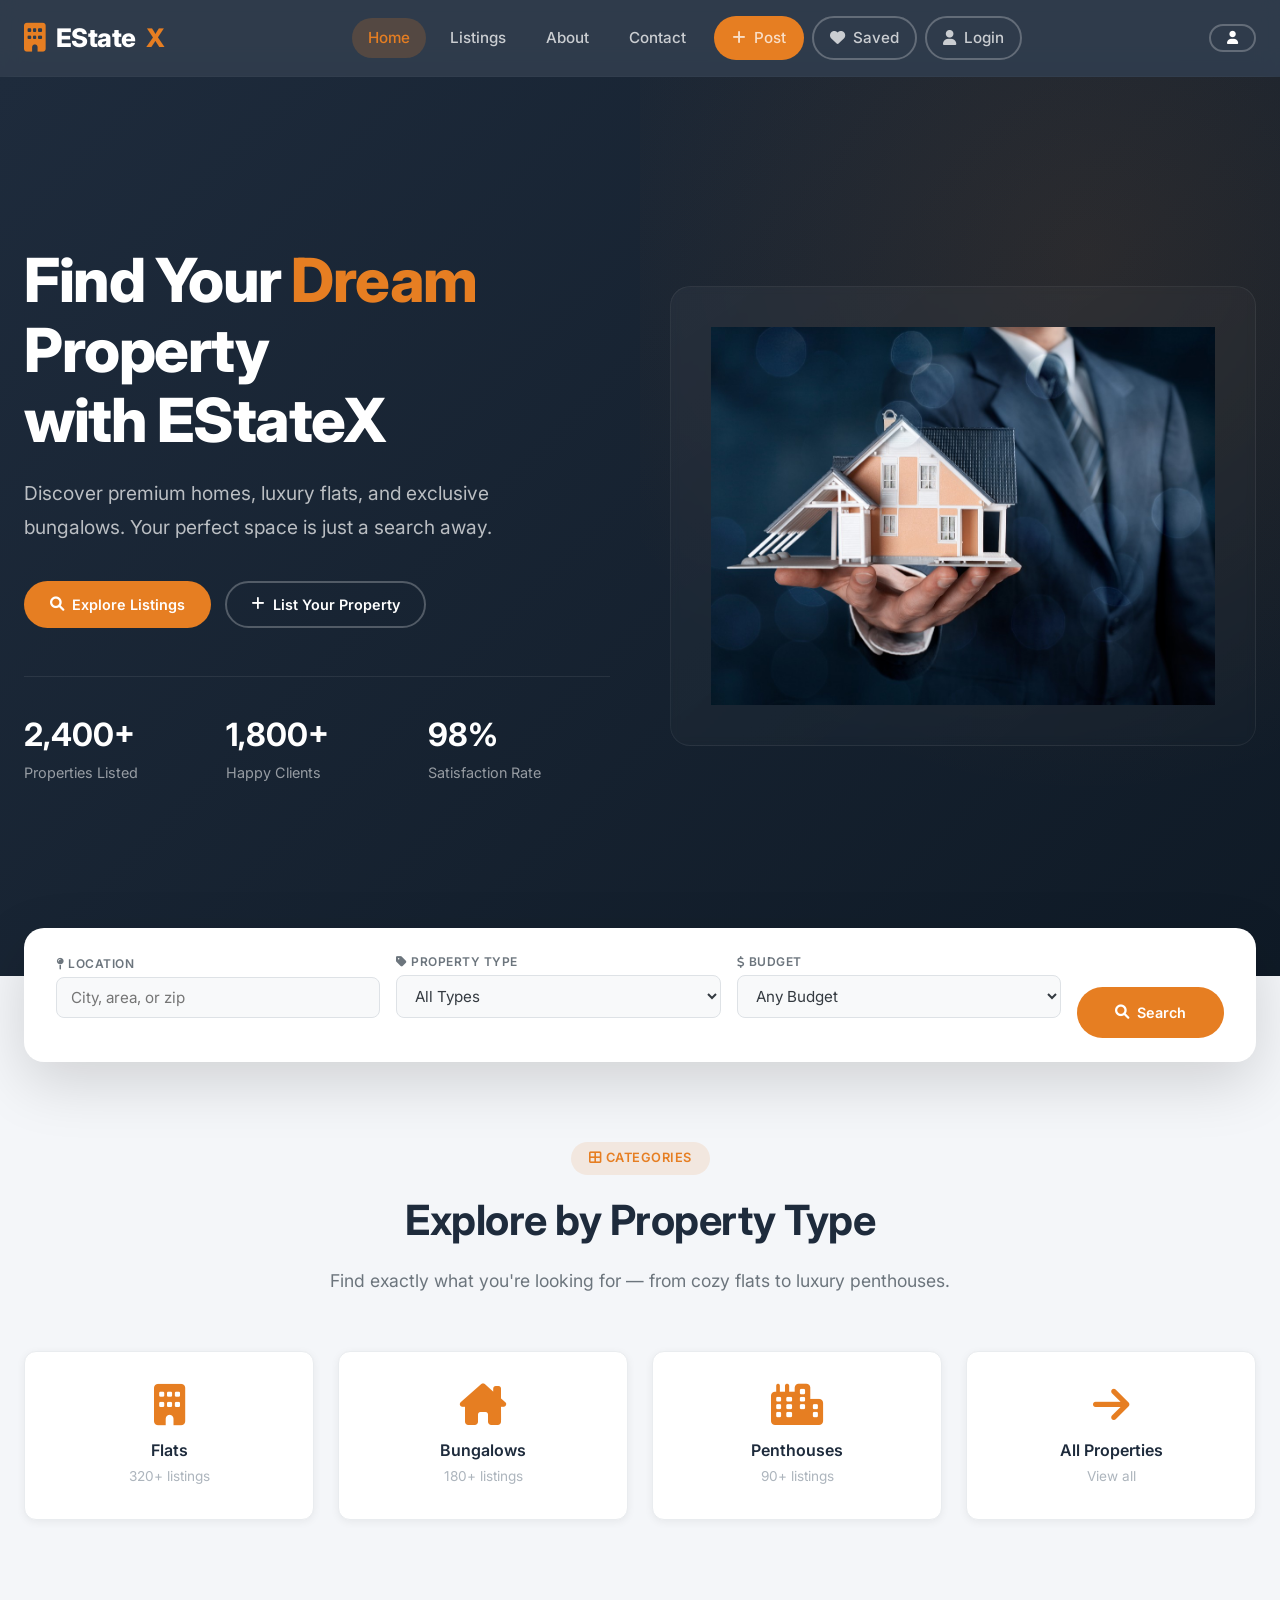
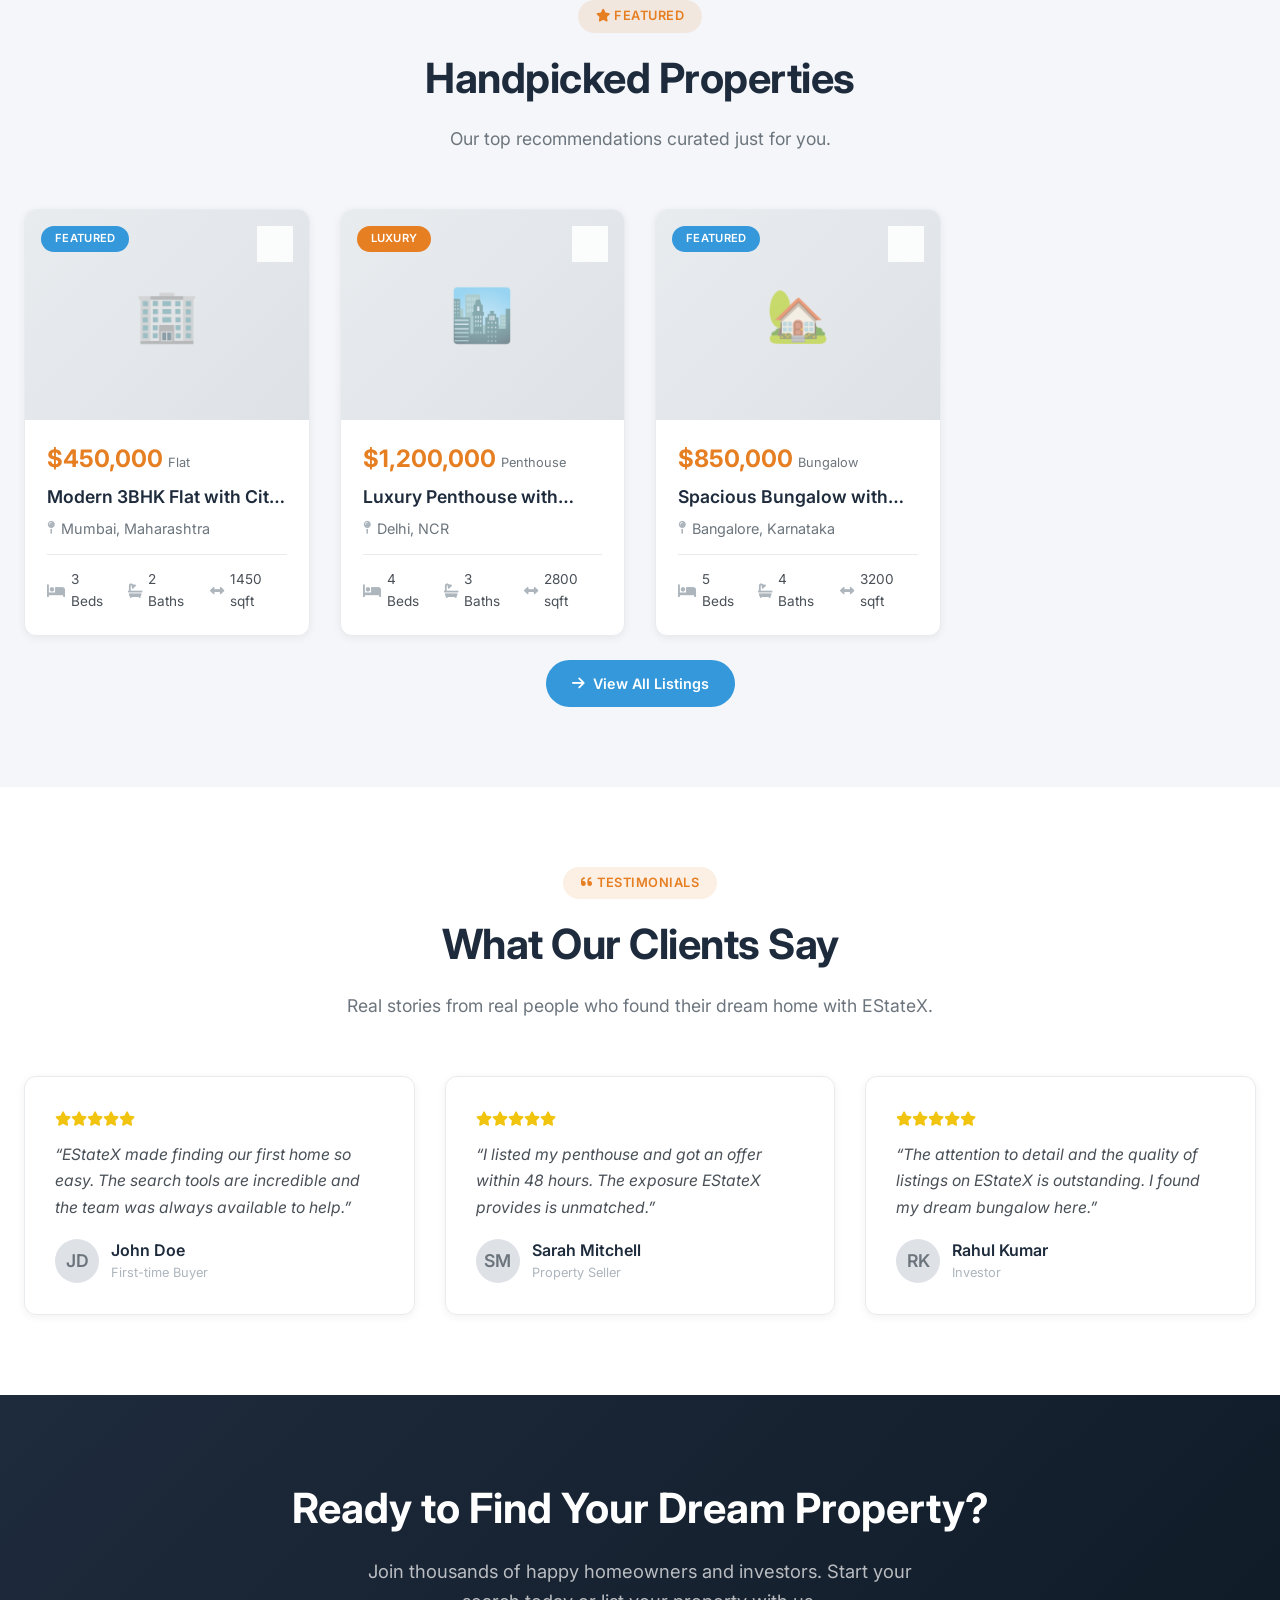
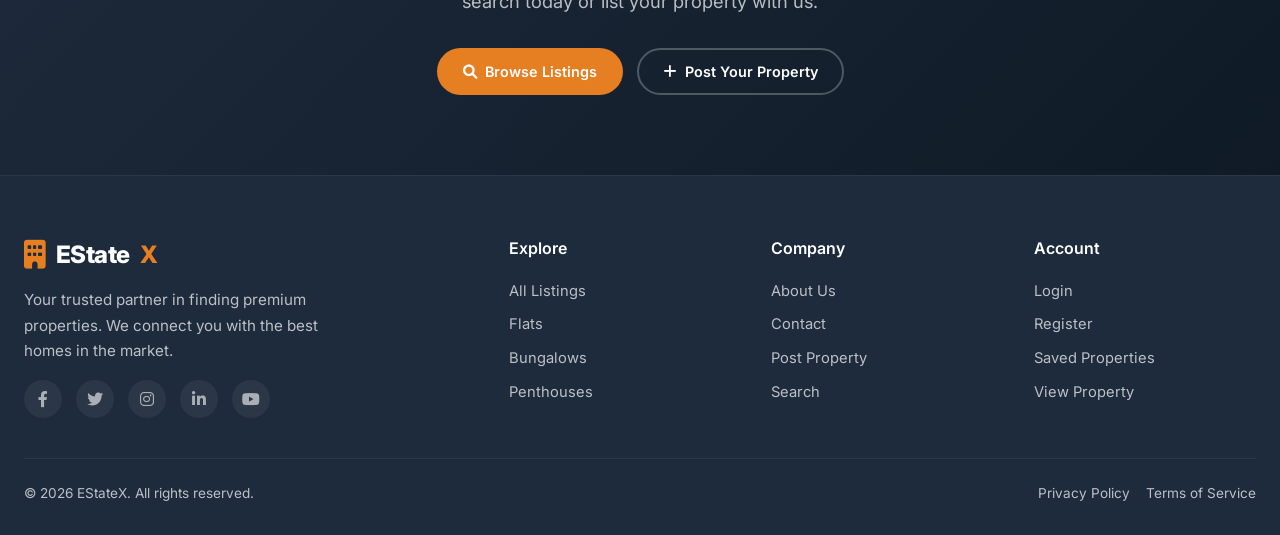
<file: html/index.html>
<!doctype html>
<html lang="en">
  <head>
    <meta charset="UTF-8" />
    <meta name="viewport" content="width=device-width, initial-scale=1.0" />
    <title>EStateX — Premium Real Estate</title>
    <link rel="preconnect" href="https://fonts.googleapis.com" />
    <link rel="preconnect" href="https://fonts.gstatic.com" crossorigin />
    <link
      href="https://fonts.googleapis.com/css2?family=Inter:opsz,wght@14..32,300;14..32,400;14..32,500;14..32,600;14..32,700;14..32,800&display=swap"
      rel="stylesheet"
    />
    <link
      rel="stylesheet"
      href="https://cdnjs.cloudflare.com/ajax/libs/font-awesome/6.0.0-beta3/css/all.min.css"
    />
    <link rel="stylesheet" href="../css/style.css" />
  </head>
  <body data-page="index">
    <!-- Header -->
    <header class="header" id="header">
      <div class="container header-inner">
        <a href="index.html" class="logo"
          ><i class="fas fa-building"></i> EState<span>X</span></a
        >
        <nav class="nav-links" id="navLinks">
          <a href="index.html" class="active">Home</a>
          <a href="listings.html">Listings</a>
          <a href="about.html">About</a>
          <a href="contact.html">Contact</a>
          <a
            href="postproperty.html"
            class="btn btn-primary btn-sm"
            style="margin-left: 4px"
            ><i class="fas fa-plus"></i> Post</a
          >
          <a href="savedproperty.html" class="btn btn-outline btn-sm"
            ><i class="fas fa-heart"></i> Saved</a
          >
          <a href="login.html" class="btn btn-outline btn-sm"
            ><i class="fas fa-user"></i> Login</a
          >
        </nav>
        <div class="nav-actions">
          <a
            href="login.html"
            class="btn btn-outline btn-sm"
            style="display: inline-flex"
            ><i class="fas fa-user"></i
          ></a>
          <button class="hamburger" id="hamburger" aria-label="Toggle menu">
            <span></span><span></span><span></span>
          </button>
        </div>
      </div>
    </header>

    <!-- Hero -->
    <section class="hero" id="home">
      <div class="container">
        <div class="hero-content">
          <h1>Find Your <span>Dream</span> Property <br />with EStateX</h1>
          <p>
            Discover premium homes, luxury flats, and exclusive bungalows. Your
            perfect space is just a search away.
          </p>
          <div class="hero-buttons">
            <a href="listings.html" class="btn btn-primary"
              ><i class="fas fa-search"></i> Explore Listings</a
            >
            <a href="postproperty.html" class="btn btn-outline"
              ><i class="fas fa-plus"></i> List Your Property</a
            >
          </div>
          <div class="hero-stats">
            <div class="stat">
              <h3>2,400+</h3>
              <p>Properties Listed</p>
            </div>
            <div class="stat">
              <h3>1,800+</h3>
              <p>Happy Clients</p>
            </div>
            <div class="stat">
              <h3>98%</h3>
              <p>Satisfaction Rate</p>
            </div>
          </div>
        </div>
        <div class="hero-image">
          <div class="img-placeholder">
            <!-- <i class="fas fa-home"></i>
            <span>Premium Properties <br />Curated for You</span> -->
            <img class="img" src="../images/hero_img.jpeg" alt="image" />
          </div>
        </div>
      </div>
    </section>

    <!-- Search Bar -->
    <div class="container">
      <div class="search-bar">
        <div class="form-group">
          <label><i class="fas fa-map-pin"></i> Location</label>
          <input type="text" placeholder="City, area, or zip" />
        </div>
        <div class="form-group">
          <label><i class="fas fa-tag"></i> Property Type</label>
          <select>
            <option>All Types</option>
            <option>Flat</option>
            <option>Bungalow</option>
            <option>Penthouse</option>
            <option>Villa</option>
          </select>
        </div>
        <div class="form-group">
          <label><i class="fas fa-dollar-sign"></i> Budget</label>
          <select>
            <option>Any Budget</option>
            <option>$100k – $250k</option>
            <option>$250k – $500k</option>
            <option>$500k – $1M</option>
            <option>$1M+</option>
          </select>
        </div>
        <a href="searchproperty.html" class="btn btn-primary"
          ><i class="fas fa-search"></i> Search</a
        >
      </div>
    </div>

    <!-- Categories -->
    <section class="section">
      <div class="container">
        <div class="section-header">
          <span class="badge"><i class="fas fa-th-large"></i> Categories</span>
          <h2>Explore by Property Type</h2>
          <p>
            Find exactly what you're looking for — from cozy flats to luxury
            penthouses.
          </p>
        </div>
        <div class="category-grid">
          <a href="flat.html" class="category-item"
            ><i class="fas fa-building"></i>
            <h4>Flats</h4>
            <p>320+ listings</p></a
          >
          <a href="bunglow.html" class="category-item"
            ><i class="fas fa-house-chimney"></i>
            <h4>Bungalows</h4>
            <p>180+ listings</p></a
          >
          <a href="penthouse.html" class="category-item"
            ><i class="fas fa-city"></i>
            <h4>Penthouses</h4>
            <p>90+ listings</p></a
          >
          <a href="listings.html" class="category-item"
            ><i class="fas fa-arrow-right"></i>
            <h4>All Properties</h4>
            <p>View all</p></a
          >
        </div>
      </div>
    </section>

    <!-- Featured Properties -->
    <section class="section" style="padding-top: 0">
      <div class="container">
        <div class="section-header">
          <span class="badge"><i class="fas fa-star"></i> Featured</span>
          <h2>Handpicked Properties</h2>
          <p>Our top recommendations curated just for you.</p>
        </div>
        <div class="property-grid" id="featuredGrid"></div>
        <div class="text-center mt-24">
          <a href="listings.html" class="btn btn-accent"
            ><i class="fas fa-arrow-right"></i> View All Listings</a
          >
        </div>
      </div>
    </section>

    <!-- Testimonials -->
    <section class="section" style="background: var(--white)">
      <div class="container">
        <div class="section-header">
          <span class="badge"
            ><i class="fas fa-quote-left"></i> Testimonials</span
          >
          <h2>What Our Clients Say</h2>
          <p>
            Real stories from real people who found their dream home with
            EStateX.
          </p>
        </div>
        <div class="testimonial-grid">
          <div class="testimonial-card">
            <div class="stars">
              <i class="fas fa-star"></i><i class="fas fa-star"></i
              ><i class="fas fa-star"></i><i class="fas fa-star"></i
              ><i class="fas fa-star"></i>
            </div>
            <blockquote>
              “EStateX made finding our first home so easy. The search tools are
              incredible and the team was always available to help.”
            </blockquote>
            <div class="author">
              <div class="avatar">JD</div>
              <div>
                <div class="name">John Doe</div>
                <div class="role">First-time Buyer</div>
              </div>
            </div>
          </div>
          <div class="testimonial-card">
            <div class="stars">
              <i class="fas fa-star"></i><i class="fas fa-star"></i
              ><i class="fas fa-star"></i><i class="fas fa-star"></i
              ><i class="fas fa-star"></i>
            </div>
            <blockquote>
              “I listed my penthouse and got an offer within 48 hours. The
              exposure EStateX provides is unmatched.”
            </blockquote>
            <div class="author">
              <div class="avatar">SM</div>
              <div>
                <div class="name">Sarah Mitchell</div>
                <div class="role">Property Seller</div>
              </div>
            </div>
          </div>
          <div class="testimonial-card">
            <div class="stars">
              <i class="fas fa-star"></i><i class="fas fa-star"></i
              ><i class="fas fa-star"></i><i class="fas fa-star"></i
              ><i class="fas fa-star"></i>
            </div>
            <blockquote>
              “The attention to detail and the quality of listings on EStateX is
              outstanding. I found my dream bungalow here.”
            </blockquote>
            <div class="author">
              <div class="avatar">RK</div>
              <div>
                <div class="name">Rahul Kumar</div>
                <div class="role">Investor</div>
              </div>
            </div>
          </div>
        </div>
      </div>
    </section>

    <!-- CTA -->
    <section class="cta-section">
      <div class="container">
        <h2>Ready to Find Your Dream Property?</h2>
        <p>
          Join thousands of happy homeowners and investors. Start your search
          today or list your property with us.
        </p>
        <div class="btn-group">
          <a href="listings.html" class="btn btn-primary"
            ><i class="fas fa-search"></i> Browse Listings</a
          >
          <a href="postproperty.html" class="btn btn-outline"
            ><i class="fas fa-plus"></i> Post Your Property</a
          >
        </div>
      </div>
    </section>

    <!-- Footer -->
    <footer class="footer">
      <div class="container">
        <div class="footer-grid">
          <div class="footer-brand">
            <a href="index.html" class="logo"
              ><i class="fas fa-building"></i> EState<span>X</span></a
            >
            <p>
              Your trusted partner in finding premium properties. We connect you
              with the best homes in the market.
            </p>
            <div class="footer-socials" style="margin-top: 16px">
              <a href="#"><i class="fab fa-facebook-f"></i></a>
              <a href="#"><i class="fab fa-twitter"></i></a>
              <a href="#"><i class="fab fa-instagram"></i></a>
              <a href="#"><i class="fab fa-linkedin-in"></i></a>
              <a href="#"><i class="fab fa-youtube"></i></a>
            </div>
          </div>
          <div>
            <h4>Explore</h4>
            <ul>
              <li><a href="listings.html">All Listings</a></li>
              <li><a href="flat.html">Flats</a></li>
              <li><a href="bunglow.html">Bungalows</a></li>
              <li><a href="penthouse.html">Penthouses</a></li>
            </ul>
          </div>
          <div>
            <h4>Company</h4>
            <ul>
              <li><a href="about.html">About Us</a></li>
              <li><a href="contact.html">Contact</a></li>
              <li><a href="postproperty.html">Post Property</a></li>
              <li><a href="searchproperty.html">Search</a></li>
            </ul>
          </div>
          <div>
            <h4>Account</h4>
            <ul>
              <li><a href="login.html">Login</a></li>
              <li><a href="register.html">Register</a></li>
              <li><a href="savedproperty.html">Saved Properties</a></li>
              <li><a href="viewproperty.html">View Property</a></li>
            </ul>
          </div>
        </div>
        <div class="footer-bottom">
          <span>&copy; 2026 EStateX. All rights reserved.</span>
          <span
            ><a href="#" style="margin-right: 16px">Privacy Policy</a
            ><a href="#">Terms of Service</a></span
          >
        </div>
      </div>
    </footer>

    <script src="../js/script.js"></script>
  </body>
</html>
</file>
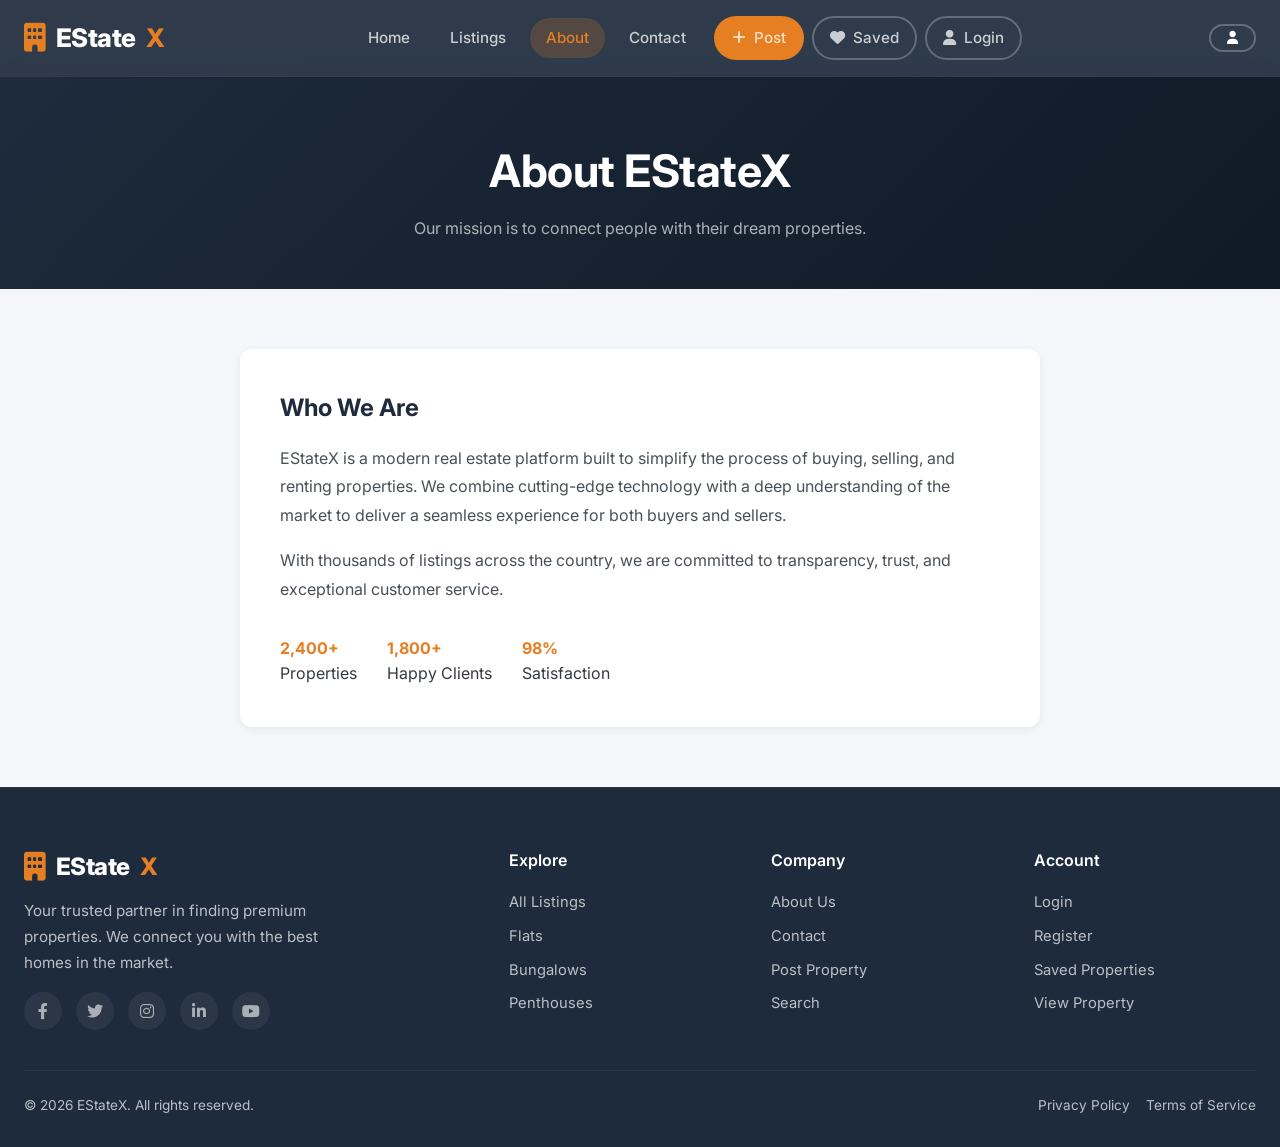
<file: html/about.html>
<!doctype html>
<html lang="en">
  <head>
    <meta charset="UTF-8" />
    <meta name="viewport" content="width=device-width, initial-scale=1.0" />
    <title>About — EStateX</title>
    <link rel="preconnect" href="https://fonts.googleapis.com" />
    <link rel="preconnect" href="https://fonts.gstatic.com" crossorigin />
    <link
      href="https://fonts.googleapis.com/css2?family=Inter:opsz,wght@14..32,300;14..32,400;14..32,500;14..32,600;14..32,700;14..32,800&display=swap"
      rel="stylesheet"
    />
    <link
      rel="stylesheet"
      href="https://cdnjs.cloudflare.com/ajax/libs/font-awesome/6.0.0-beta3/css/all.min.css"
    />
    <link rel="stylesheet" href="../css/style.css" />
  </head>
  <body data-page="about">
    <!-- ===== HEADER ===== -->
    <header class="header" id="header">
      <div class="container header-inner">
        <a href="index.html" class="logo"
          ><i class="fas fa-building"></i> EState<span>X</span></a
        >
        <nav class="nav-links" id="navLinks">
          <a href="index.html">Home</a>
          <a href="listings.html">Listings</a>
          <a href="about.html" class="active">About</a>
          <a href="contact.html">Contact</a>
          <a
            href="postproperty.html"
            class="btn btn-primary btn-sm"
            style="margin-left: 4px"
            ><i class="fas fa-plus"></i> Post</a
          >
          <a href="savedproperty.html" class="btn btn-outline btn-sm"
            ><i class="fas fa-heart"></i> Saved</a
          >
          <a href="login.html" class="btn btn-outline btn-sm"
            ><i class="fas fa-user"></i> Login</a
          >
        </nav>
        <div class="nav-actions">
          <a
            href="login.html"
            class="btn btn-outline btn-sm"
            style="display: inline-flex"
            ><i class="fas fa-user"></i
          ></a>
          <button class="hamburger" id="hamburger" aria-label="Toggle menu">
            <span></span><span></span><span></span>
          </button>
        </div>
      </div>
    </header>

    <!-- ===== PAGE HEADER ===== -->
    <section class="page-header">
      <div class="container">
        <h1>About EStateX</h1>
        <p>Our mission is to connect people with their dream properties.</p>
      </div>
    </section>

    <!-- ===== MAIN CONTENT ===== -->
    <div class="container" style="padding: 60px 0">
      <div
        style="
          max-width: 800px;
          margin: 0 auto;
          background: var(--white);
          padding: 40px;
          border-radius: var(--radius);
          box-shadow: var(--shadow-sm);
        "
      >
        <h2 style="color: var(--primary); margin-bottom: 16px">Who We Are</h2>
        <p style="color: var(--gray-700); line-height: 1.8">
          EStateX is a modern real estate platform built to simplify the process
          of buying, selling, and renting properties. We combine cutting-edge
          technology with a deep understanding of the market to deliver a
          seamless experience for both buyers and sellers.
        </p>
        <p style="color: var(--gray-700); line-height: 1.8; margin-top: 16px">
          With thousands of listings across the country, we are committed to
          transparency, trust, and exceptional customer service.
        </p>
        <div
          style="margin-top: 32px; display: flex; gap: 30px; flex-wrap: wrap"
        >
          <div>
            <strong style="color: var(--secondary)">2,400+</strong
            ><br />Properties
          </div>
          <div>
            <strong style="color: var(--secondary)">1,800+</strong><br />Happy
            Clients
          </div>
          <div>
            <strong style="color: var(--secondary)">98%</strong
            ><br />Satisfaction
          </div>
        </div>
      </div>
    </div>

    <!-- ===== FOOTER ===== -->
    <footer class="footer">
      <div class="container">
        <div class="footer-grid">
          <div class="footer-brand">
            <a href="index.html" class="logo"
              ><i class="fas fa-building"></i> EState<span>X</span></a
            >
            <p>
              Your trusted partner in finding premium properties. We connect you
              with the best homes in the market.
            </p>
            <div class="footer-socials" style="margin-top: 16px">
              <a href="#"><i class="fab fa-facebook-f"></i></a>
              <a href="#"><i class="fab fa-twitter"></i></a>
              <a href="#"><i class="fab fa-instagram"></i></a>
              <a href="#"><i class="fab fa-linkedin-in"></i></a>
              <a href="#"><i class="fab fa-youtube"></i></a>
            </div>
          </div>
          <div>
            <h4>Explore</h4>
            <ul>
              <li><a href="listings.html">All Listings</a></li>
              <li><a href="flat.html">Flats</a></li>
              <li><a href="bunglow.html">Bungalows</a></li>
              <li><a href="penthouse.html">Penthouses</a></li>
            </ul>
          </div>
          <div>
            <h4>Company</h4>
            <ul>
              <li><a href="about.html">About Us</a></li>
              <li><a href="contact.html">Contact</a></li>
              <li><a href="postproperty.html">Post Property</a></li>
              <li><a href="searchproperty.html">Search</a></li>
            </ul>
          </div>
          <div>
            <h4>Account</h4>
            <ul>
              <li><a href="login.html">Login</a></li>
              <li><a href="register.html">Register</a></li>
              <li><a href="savedproperty.html">Saved Properties</a></li>
              <li><a href="viewproperty.html">View Property</a></li>
            </ul>
          </div>
        </div>
        <div class="footer-bottom">
          <span>&copy; 2026 EStateX. All rights reserved.</span>
          <span
            ><a href="#" style="margin-right: 16px">Privacy Policy</a
            ><a href="#">Terms of Service</a></span
          >
        </div>
      </div>
    </footer>

    <script src="../js/script.js"></script>
  </body>
</html>
</file>
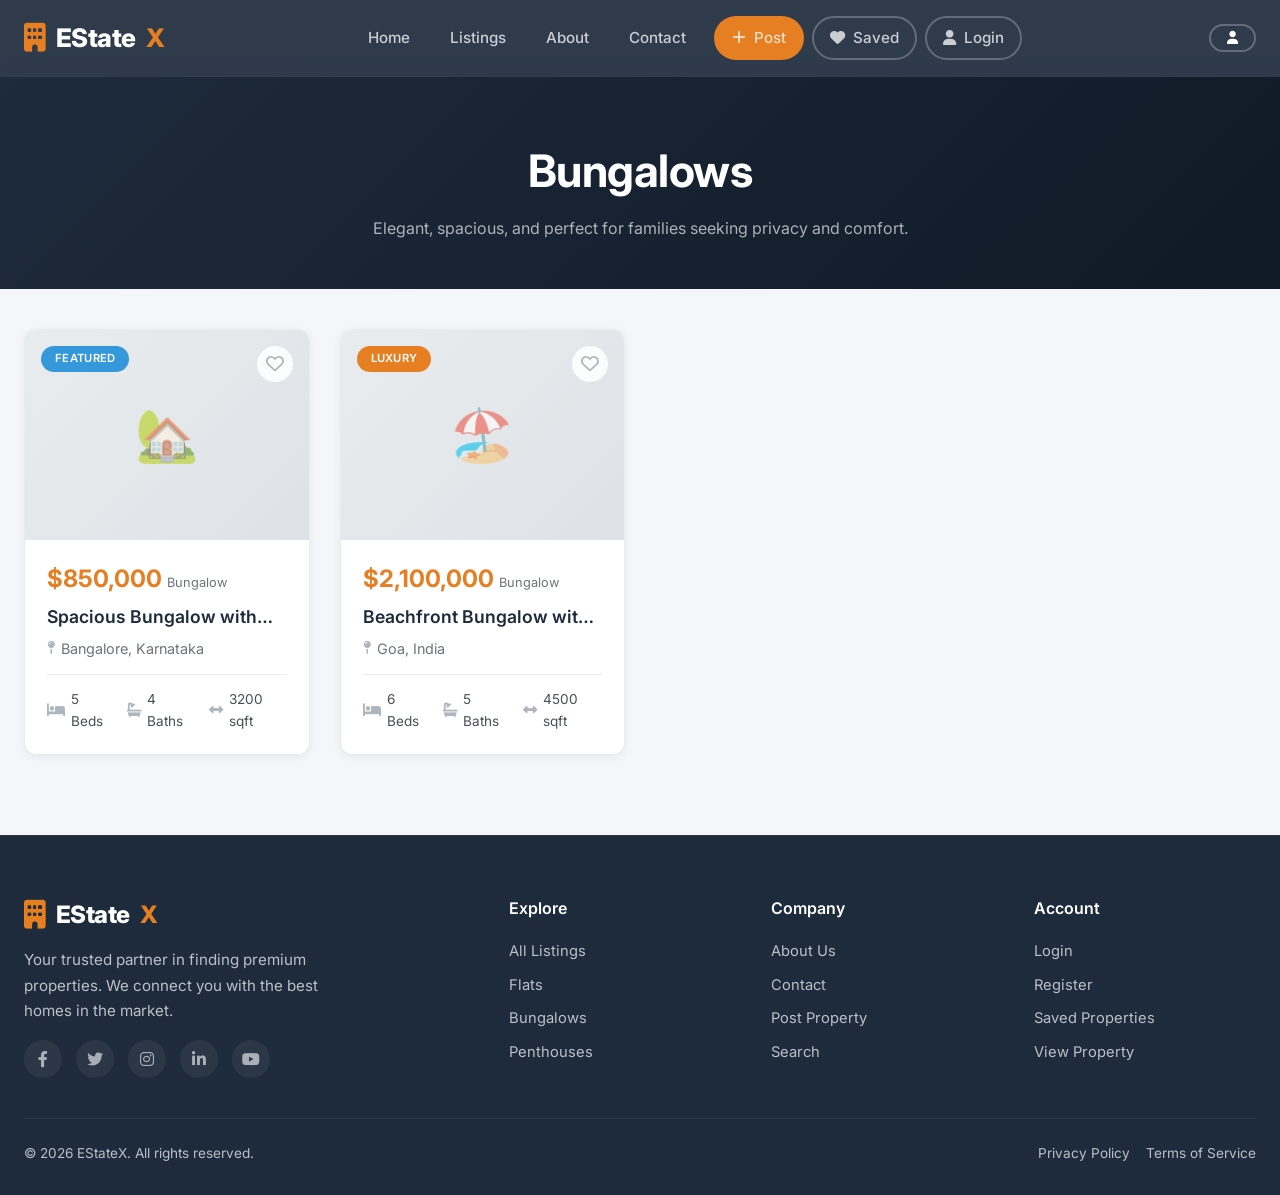
<file: html/bunglow.html>
<!doctype html>
<html lang="en">
  <head>
    <meta charset="UTF-8" />
    <meta name="viewport" content="width=device-width, initial-scale=1.0" />
    <title>Bungalows — EStateX</title>
    <link rel="preconnect" href="https://fonts.googleapis.com" />
    <link rel="preconnect" href="https://fonts.gstatic.com" crossorigin />
    <link
      href="https://fonts.googleapis.com/css2?family=Inter:opsz,wght@14..32,300;14..32,400;14..32,500;14..32,600;14..32,700;14..32,800&display=swap"
      rel="stylesheet"
    />
    <link
      rel="stylesheet"
      href="https://cdnjs.cloudflare.com/ajax/libs/font-awesome/6.0.0-beta3/css/all.min.css"
    />
    <link rel="stylesheet" href="../css/style.css" />
  </head>
  <body data-page="bunglow">
    <!-- ===== HEADER ===== -->
    <header class="header" id="header">
      <div class="container header-inner">
        <a href="index.html" class="logo"
          ><i class="fas fa-building"></i> EState<span>X</span></a
        >
        <nav class="nav-links" id="navLinks">
          <a href="index.html">Home</a>
          <a href="listings.html">Listings</a>
          <a href="about.html">About</a>
          <a href="contact.html">Contact</a>
          <a
            href="postproperty.html"
            class="btn btn-primary btn-sm"
            style="margin-left: 4px"
            ><i class="fas fa-plus"></i> Post</a
          >
          <a href="savedproperty.html" class="btn btn-outline btn-sm"
            ><i class="fas fa-heart"></i> Saved</a
          >
          <a href="login.html" class="btn btn-outline btn-sm"
            ><i class="fas fa-user"></i> Login</a
          >
        </nav>
        <div class="nav-actions">
          <a
            href="login.html"
            class="btn btn-outline btn-sm"
            style="display: inline-flex"
            ><i class="fas fa-user"></i
          ></a>
          <button class="hamburger" id="hamburger" aria-label="Toggle menu">
            <span></span><span></span><span></span>
          </button>
        </div>
      </div>
    </header>

    <!-- ===== PAGE HEADER ===== -->
    <section class="page-header">
      <div class="container">
        <h1>Bungalows</h1>
        <p>
          Elegant, spacious, and perfect for families seeking privacy and
          comfort.
        </p>
      </div>
    </section>

    <!-- ===== MAIN CONTENT ===== -->
    <div class="container" style="padding-top: 40px; padding-bottom: 80px">
      <div class="property-grid" id="bunglowGrid"></div>
    </div>

    <!-- ===== FOOTER ===== -->
    <footer class="footer">
      <div class="container">
        <div class="footer-grid">
          <div class="footer-brand">
            <a href="index.html" class="logo"
              ><i class="fas fa-building"></i> EState<span>X</span></a
            >
            <p>
              Your trusted partner in finding premium properties. We connect you
              with the best homes in the market.
            </p>
            <div class="footer-socials" style="margin-top: 16px">
              <a href="#"><i class="fab fa-facebook-f"></i></a>
              <a href="#"><i class="fab fa-twitter"></i></a>
              <a href="#"><i class="fab fa-instagram"></i></a>
              <a href="#"><i class="fab fa-linkedin-in"></i></a>
              <a href="#"><i class="fab fa-youtube"></i></a>
            </div>
          </div>
          <div>
            <h4>Explore</h4>
            <ul>
              <li><a href="listings.html">All Listings</a></li>
              <li><a href="flat.html">Flats</a></li>
              <li><a href="bunglow.html">Bungalows</a></li>
              <li><a href="penthouse.html">Penthouses</a></li>
            </ul>
          </div>
          <div>
            <h4>Company</h4>
            <ul>
              <li><a href="about.html">About Us</a></li>
              <li><a href="contact.html">Contact</a></li>
              <li><a href="postproperty.html">Post Property</a></li>
              <li><a href="searchproperty.html">Search</a></li>
            </ul>
          </div>
          <div>
            <h4>Account</h4>
            <ul>
              <li><a href="login.html">Login</a></li>
              <li><a href="register.html">Register</a></li>
              <li><a href="savedproperty.html">Saved Properties</a></li>
              <li><a href="viewproperty.html">View Property</a></li>
            </ul>
          </div>
        </div>
        <div class="footer-bottom">
          <span>&copy; 2026 EStateX. All rights reserved.</span>
          <span
            ><a href="#" style="margin-right: 16px">Privacy Policy</a
            ><a href="#">Terms of Service</a></span
          >
        </div>
      </div>
    </footer>

    <script src="../js/script.js"></script>
  </body>
</html>
</file>
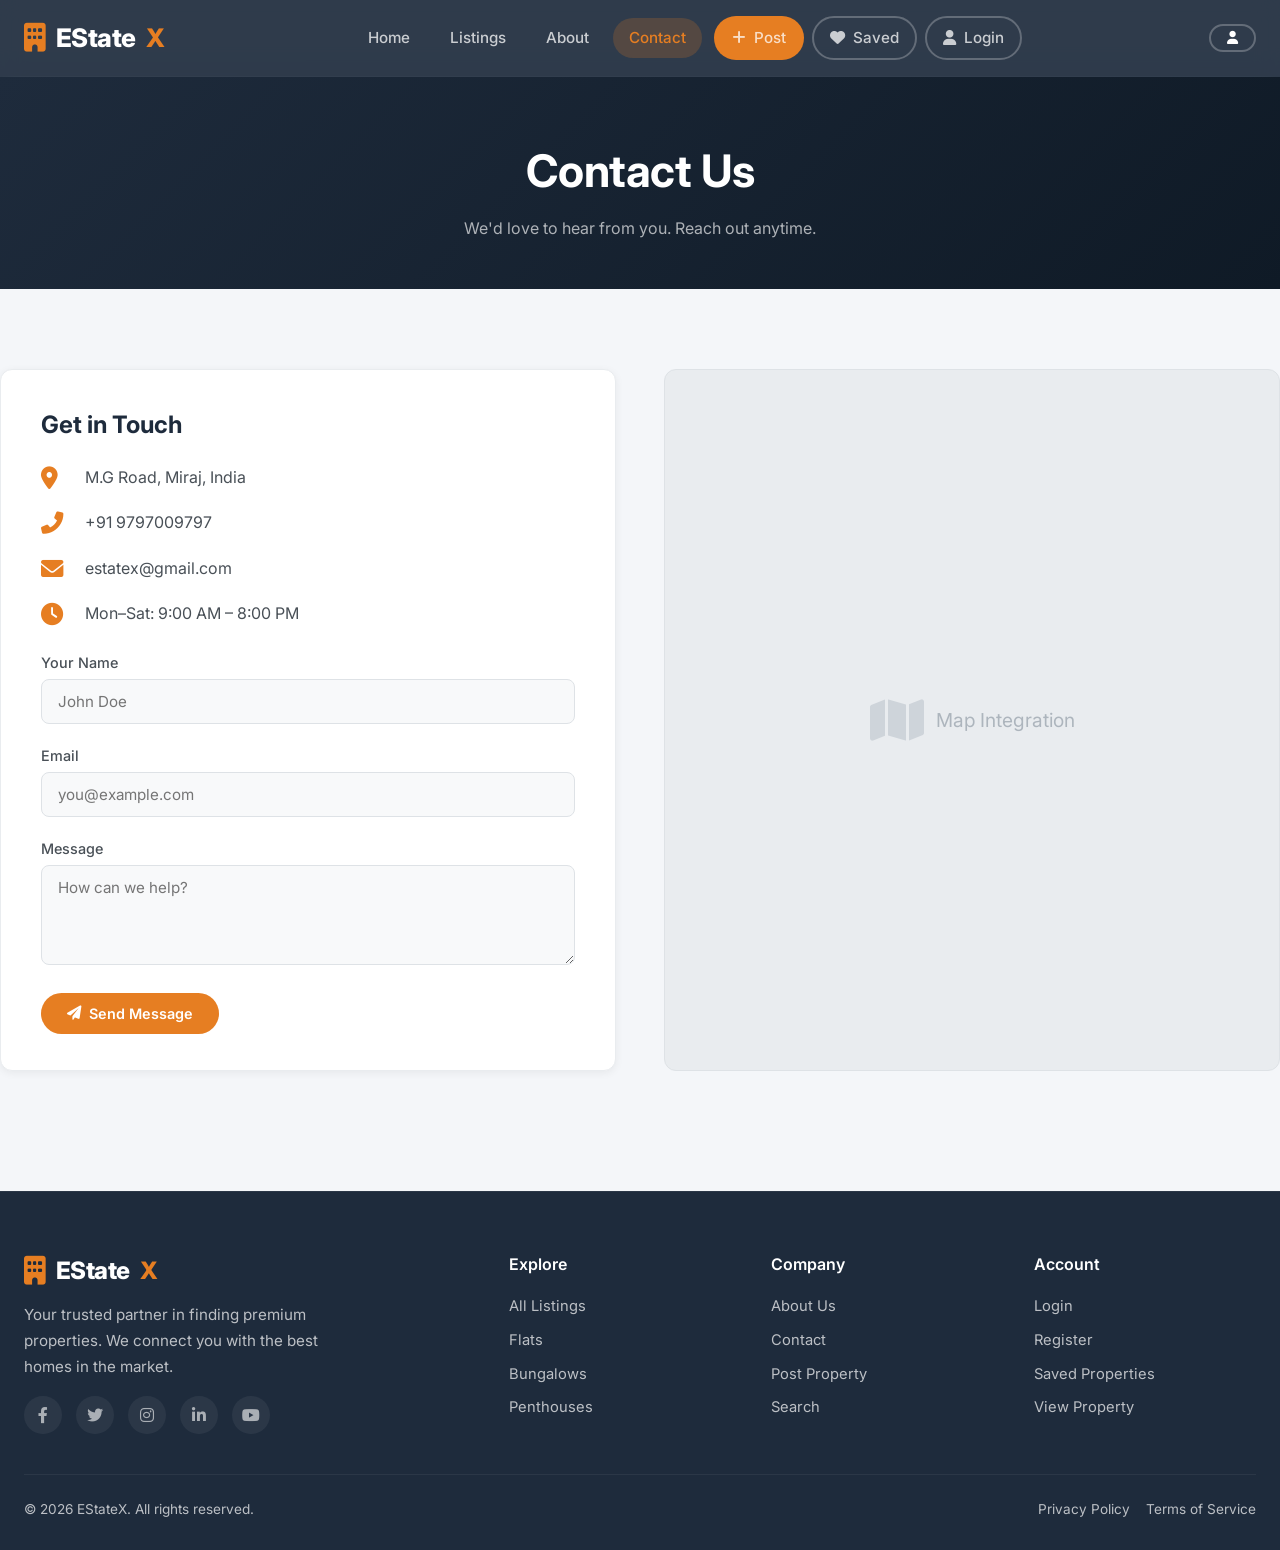
<file: html/contact.html>
<!doctype html>
<html lang="en">
  <head>
    <meta charset="UTF-8" />
    <meta name="viewport" content="width=device-width, initial-scale=1.0" />
    <title>Contact — EStateX</title>
    <link rel="preconnect" href="https://fonts.googleapis.com" />
    <link rel="preconnect" href="https://fonts.gstatic.com" crossorigin />
    <link
      href="https://fonts.googleapis.com/css2?family=Inter:opsz,wght@14..32,300;14..32,400;14..32,500;14..32,600;14..32,700;14..32,800&display=swap"
      rel="stylesheet"
    />
    <link
      rel="stylesheet"
      href="https://cdnjs.cloudflare.com/ajax/libs/font-awesome/6.0.0-beta3/css/all.min.css"
    />
    <link rel="stylesheet" href="../css/style.css" />
  </head>
  <body data-page="contact">
    <!-- ===== HEADER ===== -->
    <header class="header" id="header">
      <div class="container header-inner">
        <a href="index.html" class="logo"
          ><i class="fas fa-building"></i> EState<span>X</span></a
        >
        <nav class="nav-links" id="navLinks">
          <a href="index.html">Home</a>
          <a href="listings.html">Listings</a>
          <a href="about.html">About</a>
          <a href="contact.html" class="active">Contact</a>
          <a
            href="postproperty.html"
            class="btn btn-primary btn-sm"
            style="margin-left: 4px"
            ><i class="fas fa-plus"></i> Post</a
          >
          <a href="savedproperty.html" class="btn btn-outline btn-sm"
            ><i class="fas fa-heart"></i> Saved</a
          >
          <a href="login.html" class="btn btn-outline btn-sm"
            ><i class="fas fa-user"></i> Login</a
          >
        </nav>
        <div class="nav-actions">
          <a
            href="login.html"
            class="btn btn-outline btn-sm"
            style="display: inline-flex"
            ><i class="fas fa-user"></i
          ></a>
          <button class="hamburger" id="hamburger" aria-label="Toggle menu">
            <span></span><span></span><span></span>
          </button>
        </div>
      </div>
    </header>

    <!-- ===== PAGE HEADER ===== -->
    <section class="page-header">
      <div class="container">
        <h1>Contact Us</h1>
        <p>We'd love to hear from you. Reach out anytime.</p>
      </div>
    </section>

    <!-- ===== MAIN CONTENT ===== -->
    <div class="container" style="padding: 40px 0 80px">
      <div class="contact-grid">
        <div class="contact-info">
          <h3>Get in Touch</h3>
          <div class="info-item">
            <i class="fas fa-map-marker-alt"></i>
            <p>M.G Road, Miraj, India</p>
          </div>
          <div class="info-item">
            <i class="fas fa-phone-alt"></i>
            <p>+91 9797009797</p>
          </div>
          <div class="info-item">
            <i class="fas fa-envelope"></i>
            <p>estatex@gmail.com</p>
          </div>
          <div class="info-item">
            <i class="fas fa-clock"></i>
            <p>Mon–Sat: 9:00 AM – 8:00 PM</p>
          </div>
          <form style="margin-top: 24px">
            <div class="form-group">
              <label>Your Name</label>
              <input type="text" placeholder="John Doe" />
            </div>
            <div class="form-group">
              <label>Email</label>
              <input type="email" placeholder="you@example.com" />
            </div>
            <div class="form-group">
              <label>Message</label>
              <textarea placeholder="How can we help?"></textarea>
            </div>
            <button class="btn btn-primary">
              <i class="fas fa-paper-plane"></i> Send Message
            </button>
          </form>
        </div>
        <div class="contact-map">
          <i class="fas fa-map"></i> Map Integration
        </div>
      </div>
    </div>

    <!-- ===== FOOTER ===== -->
    <footer class="footer">
      <div class="container">
        <div class="footer-grid">
          <div class="footer-brand">
            <a href="index.html" class="logo"
              ><i class="fas fa-building"></i> EState<span>X</span></a
            >
            <p>
              Your trusted partner in finding premium properties. We connect you
              with the best homes in the market.
            </p>
            <div class="footer-socials" style="margin-top: 16px">
              <a href="#"><i class="fab fa-facebook-f"></i></a>
              <a href="#"><i class="fab fa-twitter"></i></a>
              <a href="#"><i class="fab fa-instagram"></i></a>
              <a href="#"><i class="fab fa-linkedin-in"></i></a>
              <a href="#"><i class="fab fa-youtube"></i></a>
            </div>
          </div>
          <div>
            <h4>Explore</h4>
            <ul>
              <li><a href="listings.html">All Listings</a></li>
              <li><a href="flat.html">Flats</a></li>
              <li><a href="bunglow.html">Bungalows</a></li>
              <li><a href="penthouse.html">Penthouses</a></li>
            </ul>
          </div>
          <div>
            <h4>Company</h4>
            <ul>
              <li><a href="about.html">About Us</a></li>
              <li><a href="contact.html">Contact</a></li>
              <li><a href="postproperty.html">Post Property</a></li>
              <li><a href="searchproperty.html">Search</a></li>
            </ul>
          </div>
          <div>
            <h4>Account</h4>
            <ul>
              <li><a href="login.html">Login</a></li>
              <li><a href="register.html">Register</a></li>
              <li><a href="savedproperty.html">Saved Properties</a></li>
              <li><a href="viewproperty.html">View Property</a></li>
            </ul>
          </div>
        </div>
        <div class="footer-bottom">
          <span>&copy; 2026 EStateX. All rights reserved.</span>
          <span
            ><a href="#" style="margin-right: 16px">Privacy Policy</a
            ><a href="#">Terms of Service</a></span
          >
        </div>
      </div>
    </footer>

    <script src="../js/script.js"></script>
  </body>
</html>
</file>
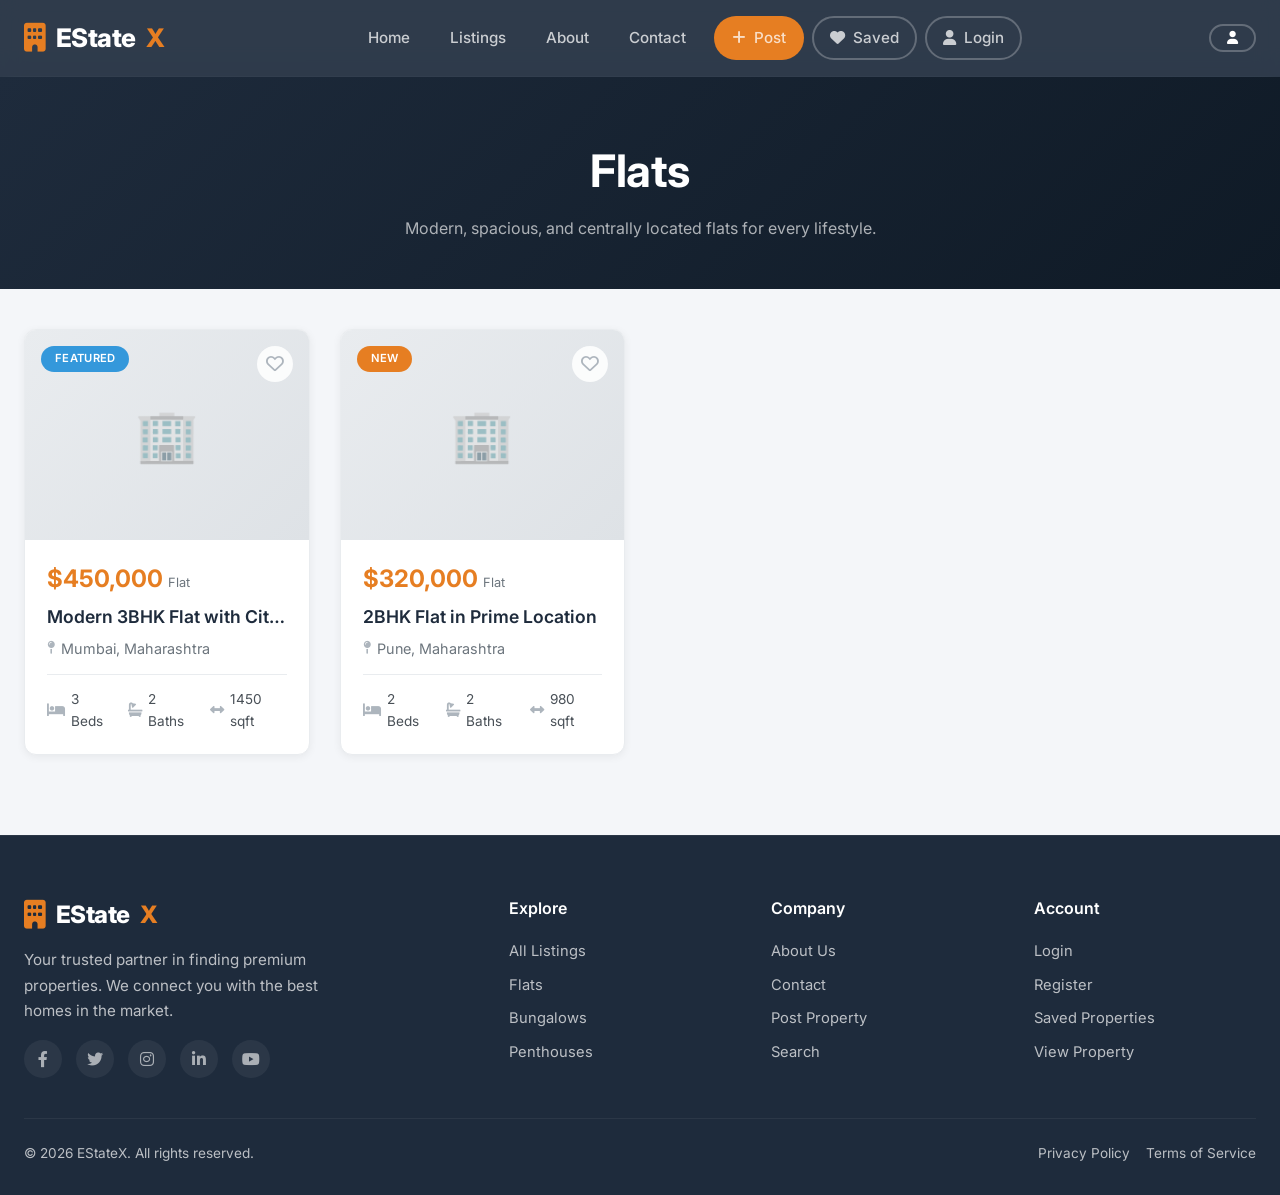
<file: html/flat.html>
<!doctype html>
<html lang="en">
  <head>
    <meta charset="UTF-8" />
    <meta name="viewport" content="width=device-width, initial-scale=1.0" />
    <title>Flats — EStateX</title>
    <link rel="preconnect" href="https://fonts.googleapis.com" />
    <link rel="preconnect" href="https://fonts.gstatic.com" crossorigin />
    <link
      href="https://fonts.googleapis.com/css2?family=Inter:opsz,wght@14..32,300;14..32,400;14..32,500;14..32,600;14..32,700;14..32,800&display=swap"
      rel="stylesheet"
    />
    <link
      rel="stylesheet"
      href="https://cdnjs.cloudflare.com/ajax/libs/font-awesome/6.0.0-beta3/css/all.min.css"
    />
    <link rel="stylesheet" href="../css/style.css" />
  </head>
  <body data-page="flat">
    <!-- ===== HEADER ===== -->
    <header class="header" id="header">
      <div class="container header-inner">
        <a href="index.html" class="logo"
          ><i class="fas fa-building"></i> EState<span>X</span></a
        >
        <nav class="nav-links" id="navLinks">
          <a href="index.html">Home</a>
          <a href="listings.html">Listings</a>
          <a href="about.html">About</a>
          <a href="contact.html">Contact</a>
          <a
            href="postproperty.html"
            class="btn btn-primary btn-sm"
            style="margin-left: 4px"
            ><i class="fas fa-plus"></i> Post</a
          >
          <a href="savedproperty.html" class="btn btn-outline btn-sm"
            ><i class="fas fa-heart"></i> Saved</a
          >
          <a href="login.html" class="btn btn-outline btn-sm"
            ><i class="fas fa-user"></i> Login</a
          >
        </nav>
        <div class="nav-actions">
          <a
            href="login.html"
            class="btn btn-outline btn-sm"
            style="display: inline-flex"
            ><i class="fas fa-user"></i
          ></a>
          <button class="hamburger" id="hamburger" aria-label="Toggle menu">
            <span></span><span></span><span></span>
          </button>
        </div>
      </div>
    </header>

    <!-- ===== PAGE HEADER ===== -->
    <section class="page-header">
      <div class="container">
        <h1>Flats</h1>
        <p>
          Modern, spacious, and centrally located flats for every lifestyle.
        </p>
      </div>
    </section>

    <!-- ===== MAIN CONTENT ===== -->
    <div class="container" style="padding-top: 40px; padding-bottom: 80px">
      <div class="property-grid" id="flatGrid"></div>
    </div>

    <!-- ===== FOOTER ===== -->
    <footer class="footer">
      <div class="container">
        <div class="footer-grid">
          <div class="footer-brand">
            <a href="index.html" class="logo"
              ><i class="fas fa-building"></i> EState<span>X</span></a
            >
            <p>
              Your trusted partner in finding premium properties. We connect you
              with the best homes in the market.
            </p>
            <div class="footer-socials" style="margin-top: 16px">
              <a href="#"><i class="fab fa-facebook-f"></i></a>
              <a href="#"><i class="fab fa-twitter"></i></a>
              <a href="#"><i class="fab fa-instagram"></i></a>
              <a href="#"><i class="fab fa-linkedin-in"></i></a>
              <a href="#"><i class="fab fa-youtube"></i></a>
            </div>
          </div>
          <div>
            <h4>Explore</h4>
            <ul>
              <li><a href="listings.html">All Listings</a></li>
              <li><a href="flat.html">Flats</a></li>
              <li><a href="bunglow.html">Bungalows</a></li>
              <li><a href="penthouse.html">Penthouses</a></li>
            </ul>
          </div>
          <div>
            <h4>Company</h4>
            <ul>
              <li><a href="about.html">About Us</a></li>
              <li><a href="contact.html">Contact</a></li>
              <li><a href="postproperty.html">Post Property</a></li>
              <li><a href="searchproperty.html">Search</a></li>
            </ul>
          </div>
          <div>
            <h4>Account</h4>
            <ul>
              <li><a href="login.html">Login</a></li>
              <li><a href="register.html">Register</a></li>
              <li><a href="savedproperty.html">Saved Properties</a></li>
              <li><a href="viewproperty.html">View Property</a></li>
            </ul>
          </div>
        </div>
        <div class="footer-bottom">
          <span>&copy; 2026 EStateX. All rights reserved.</span>
          <span
            ><a href="#" style="margin-right: 16px">Privacy Policy</a
            ><a href="#">Terms of Service</a></span
          >
        </div>
      </div>
    </footer>

    <script src="../js/script.js"></script>
  </body>
</html>
</file>
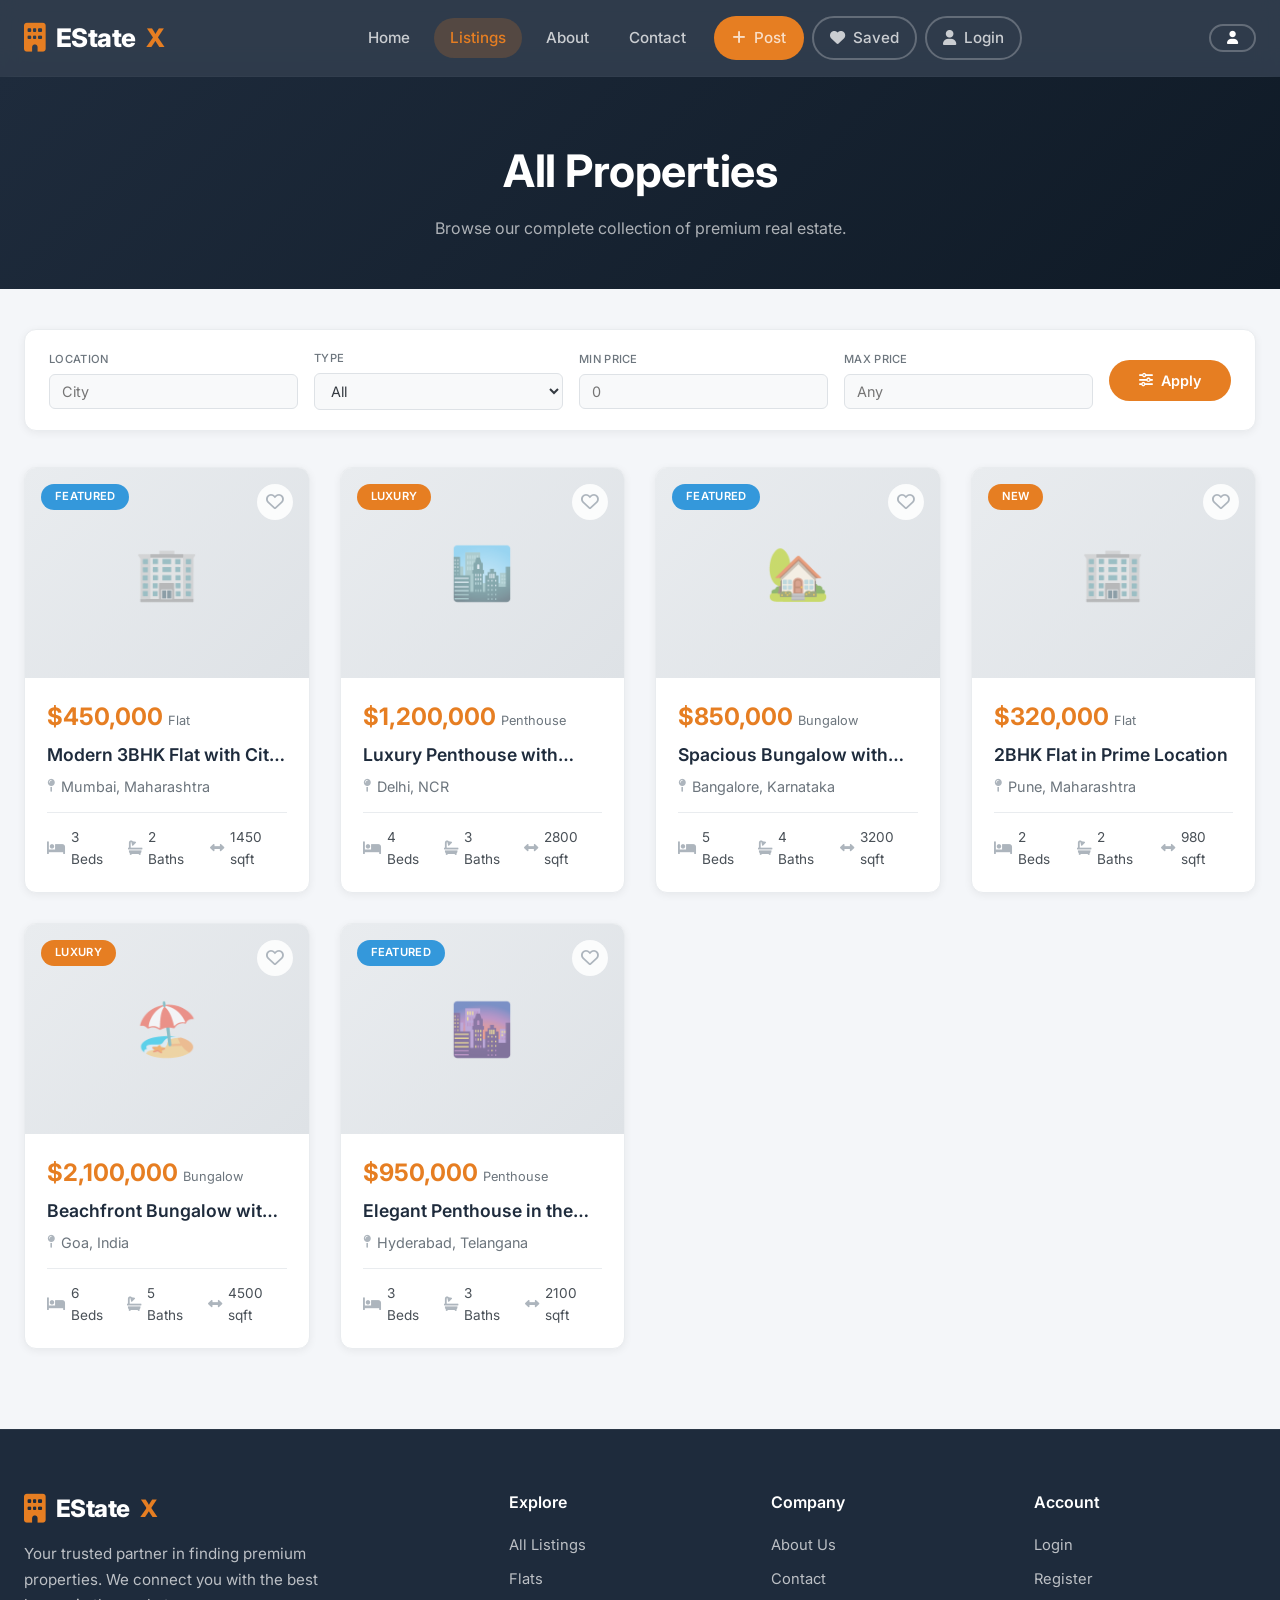
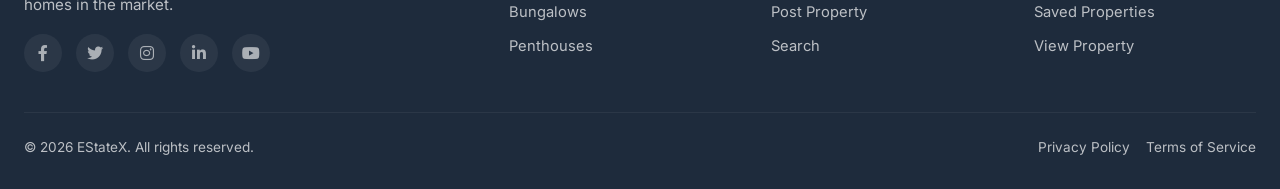
<file: html/listings.html>
<!doctype html>
<html lang="en">
  <head>
    <meta charset="UTF-8" />
    <meta name="viewport" content="width=device-width, initial-scale=1.0" />
    <title>All Listings — EStateX</title>
    <link rel="preconnect" href="https://fonts.googleapis.com" />
    <link rel="preconnect" href="https://fonts.gstatic.com" crossorigin />
    <link
      href="https://fonts.googleapis.com/css2?family=Inter:opsz,wght@14..32,300;14..32,400;14..32,500;14..32,600;14..32,700;14..32,800&display=swap"
      rel="stylesheet"
    />
    <link
      rel="stylesheet"
      href="https://cdnjs.cloudflare.com/ajax/libs/font-awesome/6.0.0-beta3/css/all.min.css"
    />
    <link rel="stylesheet" href="../css/style.css" />
  </head>
  <body data-page="listings">
    <!-- ========== HEADER (same for all pages) ========== -->
    <header class="header" id="header">
      <div class="container header-inner">
        <a href="index.html" class="logo"
          ><i class="fas fa-building"></i> EState<span>X</span></a
        >
        <nav class="nav-links" id="navLinks">
          <a href="index.html">Home</a>
          <a href="listings.html" class="active">Listings</a>
          <a href="about.html">About</a>
          <a href="contact.html">Contact</a>
          <a
            href="postproperty.html"
            class="btn btn-primary btn-sm"
            style="margin-left: 4px"
            ><i class="fas fa-plus"></i> Post</a
          >
          <a href="savedproperty.html" class="btn btn-outline btn-sm"
            ><i class="fas fa-heart"></i> Saved</a
          >
          <a href="login.html" class="btn btn-outline btn-sm"
            ><i class="fas fa-user"></i> Login</a
          >
        </nav>
        <div class="nav-actions">
          <a
            href="login.html"
            class="btn btn-outline btn-sm"
            style="display: inline-flex"
            ><i class="fas fa-user"></i
          ></a>
          <button class="hamburger" id="hamburger" aria-label="Toggle menu">
            <span></span><span></span><span></span>
          </button>
        </div>
      </div>
    </header>

    <!-- ========== PAGE HEADER ========== -->
    <section class="page-header">
      <div class="container">
        <h1>All Properties</h1>
        <p>Browse our complete collection of premium real estate.</p>
      </div>
    </section>

    <!-- ========== MAIN CONTENT ========== -->
    <div class="container" style="padding-top: 40px; padding-bottom: 80px">
      <!-- Filter bar -->
      <div class="filter-bar">
        <div class="form-group">
          <label>Location</label>
          <input type="text" placeholder="City" />
        </div>
        <div class="form-group">
          <label>Type</label>
          <select>
            <option>All</option>
            <option>Flat</option>
            <option>Bungalow</option>
            <option>Penthouse</option>
          </select>
        </div>
        <div class="form-group">
          <label>Min Price</label>
          <input type="number" placeholder="0" />
        </div>
        <div class="form-group">
          <label>Max Price</label>
          <input type="number" placeholder="Any" />
        </div>
        <button class="btn btn-primary">
          <i class="fas fa-sliders-h"></i> Apply
        </button>
      </div>

      <!-- Property grid -->
      <div class="property-grid" id="allPropertiesGrid"></div>
    </div>

    <!-- ========== FOOTER (same for all pages) ========== -->
    <footer class="footer">
      <div class="container">
        <div class="footer-grid">
          <div class="footer-brand">
            <a href="index.html" class="logo"
              ><i class="fas fa-building"></i> EState<span>X</span></a
            >
            <p>
              Your trusted partner in finding premium properties. We connect you
              with the best homes in the market.
            </p>
            <div class="footer-socials" style="margin-top: 16px">
              <a href="#"><i class="fab fa-facebook-f"></i></a>
              <a href="#"><i class="fab fa-twitter"></i></a>
              <a href="#"><i class="fab fa-instagram"></i></a>
              <a href="#"><i class="fab fa-linkedin-in"></i></a>
              <a href="#"><i class="fab fa-youtube"></i></a>
            </div>
          </div>
          <div>
            <h4>Explore</h4>
            <ul>
              <li><a href="listings.html">All Listings</a></li>
              <li><a href="flat.html">Flats</a></li>
              <li><a href="bunglow.html">Bungalows</a></li>
              <li><a href="penthouse.html">Penthouses</a></li>
            </ul>
          </div>
          <div>
            <h4>Company</h4>
            <ul>
              <li><a href="about.html">About Us</a></li>
              <li><a href="contact.html">Contact</a></li>
              <li><a href="postproperty.html">Post Property</a></li>
              <li><a href="searchproperty.html">Search</a></li>
            </ul>
          </div>
          <div>
            <h4>Account</h4>
            <ul>
              <li><a href="login.html">Login</a></li>
              <li><a href="register.html">Register</a></li>
              <li><a href="savedproperty.html">Saved Properties</a></li>
              <li><a href="viewproperty.html">View Property</a></li>
            </ul>
          </div>
        </div>
        <div class="footer-bottom">
          <span>&copy; 2026 EStateX. All rights reserved.</span>
          <span
            ><a href="#" style="margin-right: 16px">Privacy Policy</a
            ><a href="#">Terms of Service</a></span
          >
        </div>
      </div>
    </footer>

    <script src="../js/script.js"></script>
  </body>
</html>
</file>
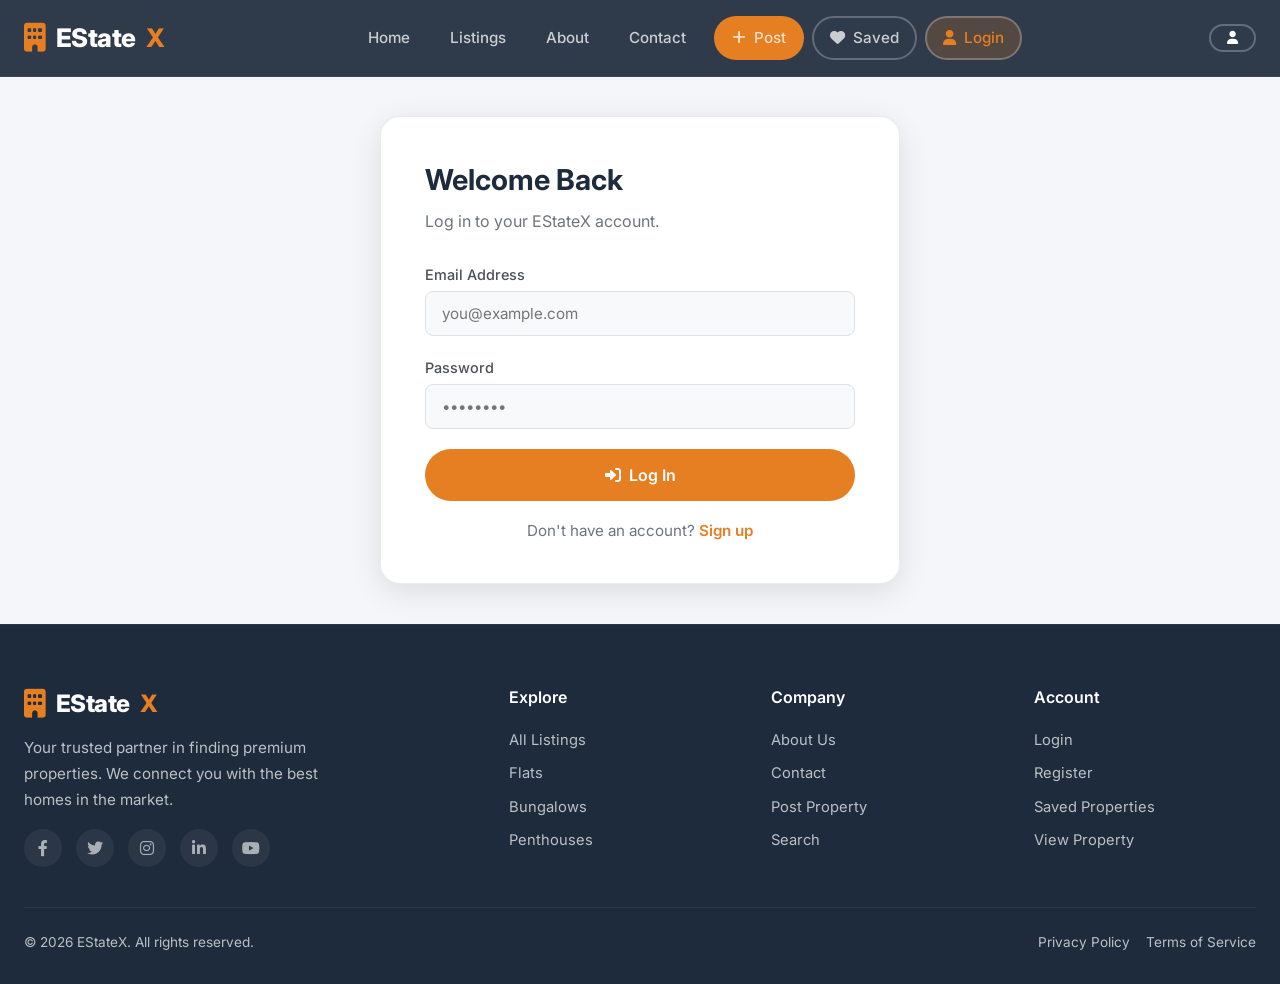
<file: html/login.html>
<!doctype html>
<html lang="en">
  <head>
    <meta charset="UTF-8" />
    <meta name="viewport" content="width=device-width, initial-scale=1.0" />
    <title>Login — EStateX</title>
    <link rel="preconnect" href="https://fonts.googleapis.com" />
    <link rel="preconnect" href="https://fonts.gstatic.com" crossorigin />
    <link
      href="https://fonts.googleapis.com/css2?family=Inter:opsz,wght@14..32,300;14..32,400;14..32,500;14..32,600;14..32,700;14..32,800&display=swap"
      rel="stylesheet"
    />
    <link
      rel="stylesheet"
      href="https://cdnjs.cloudflare.com/ajax/libs/font-awesome/6.0.0-beta3/css/all.min.css"
    />
    <link rel="stylesheet" href="../css/style.css" />
  </head>
  <body data-page="login">
    <!-- HEADER -->
    <header class="header" id="header">
      <div class="container header-inner">
        <a href="index.html" class="logo"
          ><i class="fas fa-building"></i> EState<span>X</span></a
        >
        <nav class="nav-links" id="navLinks">
          <a href="index.html">Home</a>
          <a href="listings.html">Listings</a>
          <a href="about.html">About</a>
          <a href="contact.html">Contact</a>
          <a
            href="postproperty.html"
            class="btn btn-primary btn-sm"
            style="margin-left: 4px"
            ><i class="fas fa-plus"></i> Post</a
          >
          <a href="savedproperty.html" class="btn btn-outline btn-sm"
            ><i class="fas fa-heart"></i> Saved</a
          >
          <a href="login.html" class="active btn btn-outline btn-sm"
            ><i class="fas fa-user"></i> Login</a
          >
        </nav>
        <div class="nav-actions">
          <a
            href="login.html"
            class="btn btn-outline btn-sm"
            style="display: inline-flex"
            ><i class="fas fa-user"></i
          ></a>
          <button class="hamburger" id="hamburger" aria-label="Toggle menu">
            <span></span><span></span><span></span>
          </button>
        </div>
      </div>
    </header>

    <!-- PAGE CONTENT -->
    <div class="container">
      <div class="form-card">
        <h2>Welcome Back</h2>
        <p class="sub">Log in to your EStateX account.</p>
        <form>
          <div class="form-group">
            <label>Email Address</label>
            <input type="email" placeholder="you@example.com" required />
          </div>
          <div class="form-group">
            <label>Password</label>
            <input type="password" placeholder="••••••••" required />
          </div>
          <button type="submit" class="btn btn-primary">
            <i class="fas fa-sign-in-alt"></i> Log In
          </button>
        </form>
        <div class="alt-link">
          Don't have an account? <a href="register.html">Sign up</a>
        </div>
      </div>
    </div>

    <!-- FOOTER -->
    <footer class="footer">
      <div class="container">
        <div class="footer-grid">
          <div class="footer-brand">
            <a href="index.html" class="logo"
              ><i class="fas fa-building"></i> EState<span>X</span></a
            >
            <p>
              Your trusted partner in finding premium properties. We connect you
              with the best homes in the market.
            </p>
            <div class="footer-socials" style="margin-top: 16px">
              <a href="#"><i class="fab fa-facebook-f"></i></a>
              <a href="#"><i class="fab fa-twitter"></i></a>
              <a href="#"><i class="fab fa-instagram"></i></a>
              <a href="#"><i class="fab fa-linkedin-in"></i></a>
              <a href="#"><i class="fab fa-youtube"></i></a>
            </div>
          </div>
          <div>
            <h4>Explore</h4>
            <ul>
              <li><a href="listings.html">All Listings</a></li>
              <li><a href="flat.html">Flats</a></li>
              <li><a href="bunglow.html">Bungalows</a></li>
              <li><a href="penthouse.html">Penthouses</a></li>
            </ul>
          </div>
          <div>
            <h4>Company</h4>
            <ul>
              <li><a href="about.html">About Us</a></li>
              <li><a href="contact.html">Contact</a></li>
              <li><a href="postproperty.html">Post Property</a></li>
              <li><a href="searchproperty.html">Search</a></li>
            </ul>
          </div>
          <div>
            <h4>Account</h4>
            <ul>
              <li><a href="login.html">Login</a></li>
              <li><a href="register.html">Register</a></li>
              <li><a href="savedproperty.html">Saved Properties</a></li>
              <li><a href="viewproperty.html">View Property</a></li>
            </ul>
          </div>
        </div>
        <div class="footer-bottom">
          <span>&copy; 2026 EStateX. All rights reserved.</span>
          <span
            ><a href="#" style="margin-right: 16px">Privacy Policy</a
            ><a href="#">Terms of Service</a></span
          >
        </div>
      </div>
    </footer>

    <script src="../js/script.js"></script>
  </body>
</html>
</file>
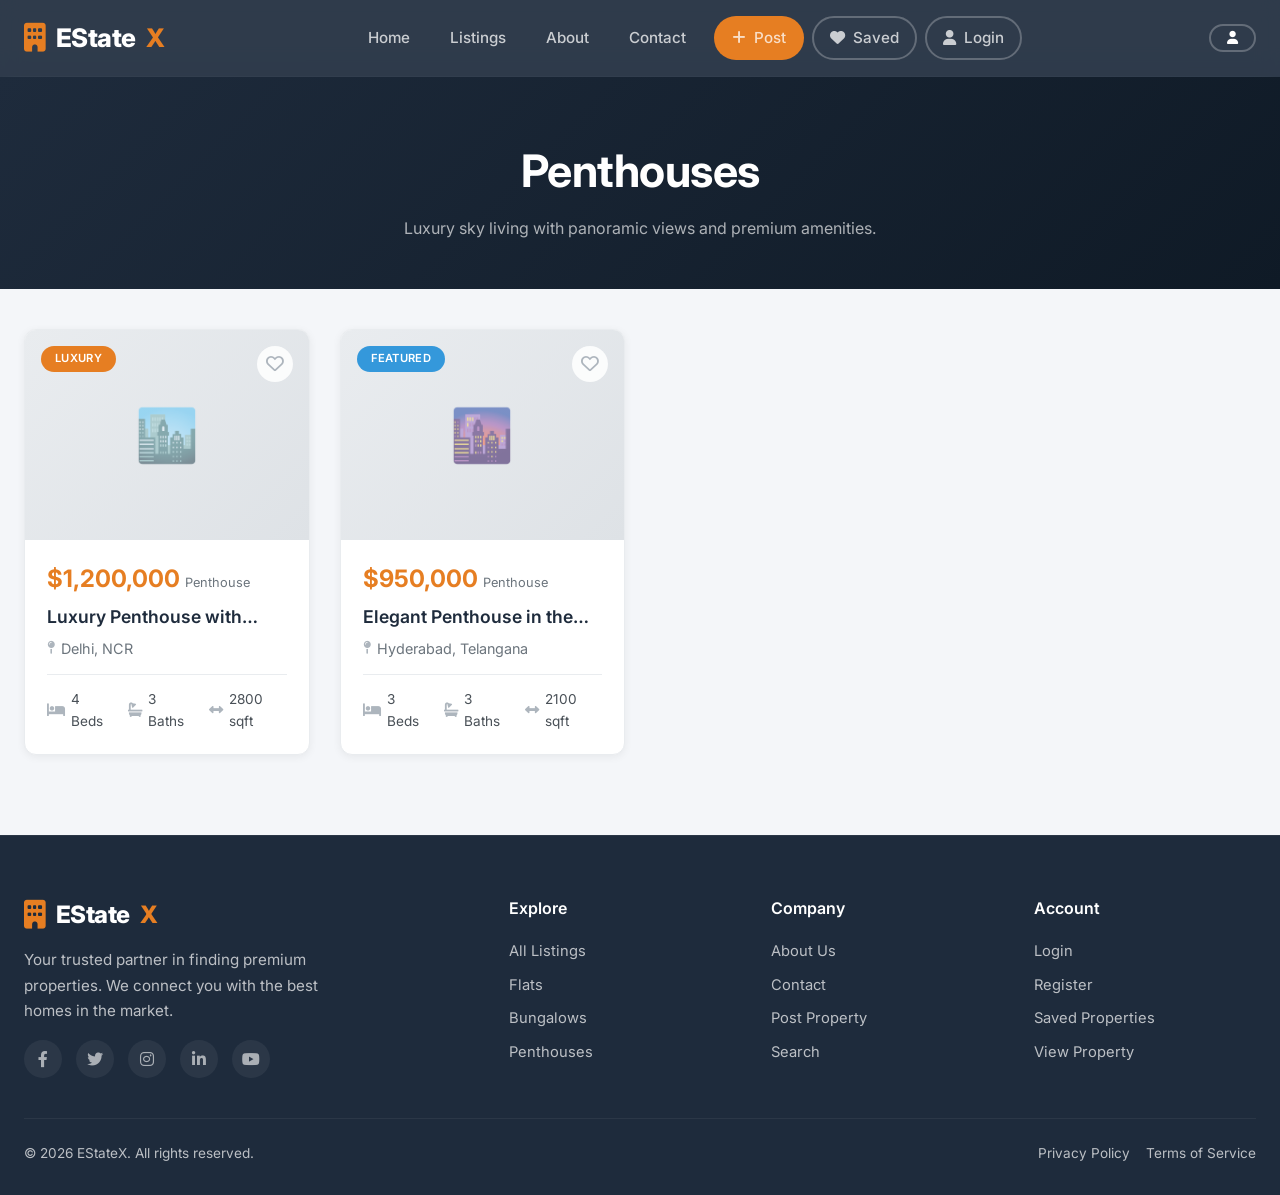
<file: html/penthouse.html>
<!doctype html>
<html lang="en">
  <head>
    <meta charset="UTF-8" />
    <meta name="viewport" content="width=device-width, initial-scale=1.0" />
    <title>Penthouses — EStateX</title>
    <link rel="preconnect" href="https://fonts.googleapis.com" />
    <link rel="preconnect" href="https://fonts.gstatic.com" crossorigin />
    <link
      href="https://fonts.googleapis.com/css2?family=Inter:opsz,wght@14..32,300;14..32,400;14..32,500;14..32,600;14..32,700;14..32,800&display=swap"
      rel="stylesheet"
    />
    <link
      rel="stylesheet"
      href="https://cdnjs.cloudflare.com/ajax/libs/font-awesome/6.0.0-beta3/css/all.min.css"
    />
    <link rel="stylesheet" href="../css/style.css" />
  </head>
  <body data-page="penthouse">
    <!-- ===== HEADER ===== -->
    <header class="header" id="header">
      <div class="container header-inner">
        <a href="index.html" class="logo"
          ><i class="fas fa-building"></i> EState<span>X</span></a
        >
        <nav class="nav-links" id="navLinks">
          <a href="index.html">Home</a>
          <a href="listings.html">Listings</a>
          <a href="about.html">About</a>
          <a href="contact.html">Contact</a>
          <a
            href="postproperty.html"
            class="btn btn-primary btn-sm"
            style="margin-left: 4px"
            ><i class="fas fa-plus"></i> Post</a
          >
          <a href="savedproperty.html" class="btn btn-outline btn-sm"
            ><i class="fas fa-heart"></i> Saved</a
          >
          <a href="login.html" class="btn btn-outline btn-sm"
            ><i class="fas fa-user"></i> Login</a
          >
        </nav>
        <div class="nav-actions">
          <a
            href="login.html"
            class="btn btn-outline btn-sm"
            style="display: inline-flex"
            ><i class="fas fa-user"></i
          ></a>
          <button class="hamburger" id="hamburger" aria-label="Toggle menu">
            <span></span><span></span><span></span>
          </button>
        </div>
      </div>
    </header>

    <!-- ===== PAGE HEADER ===== -->
    <section class="page-header">
      <div class="container">
        <h1>Penthouses</h1>
        <p>Luxury sky living with panoramic views and premium amenities.</p>
      </div>
    </section>

    <!-- ===== MAIN CONTENT ===== -->
    <div class="container" style="padding-top: 40px; padding-bottom: 80px">
      <div class="property-grid" id="penthouseGrid"></div>
    </div>

    <!-- ===== FOOTER ===== -->
    <footer class="footer">
      <div class="container">
        <div class="footer-grid">
          <div class="footer-brand">
            <a href="index.html" class="logo"
              ><i class="fas fa-building"></i> EState<span>X</span></a
            >
            <p>
              Your trusted partner in finding premium properties. We connect you
              with the best homes in the market.
            </p>
            <div class="footer-socials" style="margin-top: 16px">
              <a href="#"><i class="fab fa-facebook-f"></i></a>
              <a href="#"><i class="fab fa-twitter"></i></a>
              <a href="#"><i class="fab fa-instagram"></i></a>
              <a href="#"><i class="fab fa-linkedin-in"></i></a>
              <a href="#"><i class="fab fa-youtube"></i></a>
            </div>
          </div>
          <div>
            <h4>Explore</h4>
            <ul>
              <li><a href="listings.html">All Listings</a></li>
              <li><a href="flat.html">Flats</a></li>
              <li><a href="bunglow.html">Bungalows</a></li>
              <li><a href="penthouse.html">Penthouses</a></li>
            </ul>
          </div>
          <div>
            <h4>Company</h4>
            <ul>
              <li><a href="about.html">About Us</a></li>
              <li><a href="contact.html">Contact</a></li>
              <li><a href="postproperty.html">Post Property</a></li>
              <li><a href="searchproperty.html">Search</a></li>
            </ul>
          </div>
          <div>
            <h4>Account</h4>
            <ul>
              <li><a href="login.html">Login</a></li>
              <li><a href="register.html">Register</a></li>
              <li><a href="savedproperty.html">Saved Properties</a></li>
              <li><a href="viewproperty.html">View Property</a></li>
            </ul>
          </div>
        </div>
        <div class="footer-bottom">
          <span>&copy; 2026 EStateX. All rights reserved.</span>
          <span
            ><a href="#" style="margin-right: 16px">Privacy Policy</a
            ><a href="#">Terms of Service</a></span
          >
        </div>
      </div>
    </footer>

    <script src="../js/script.js"></script>
  </body>
</html>
</file>
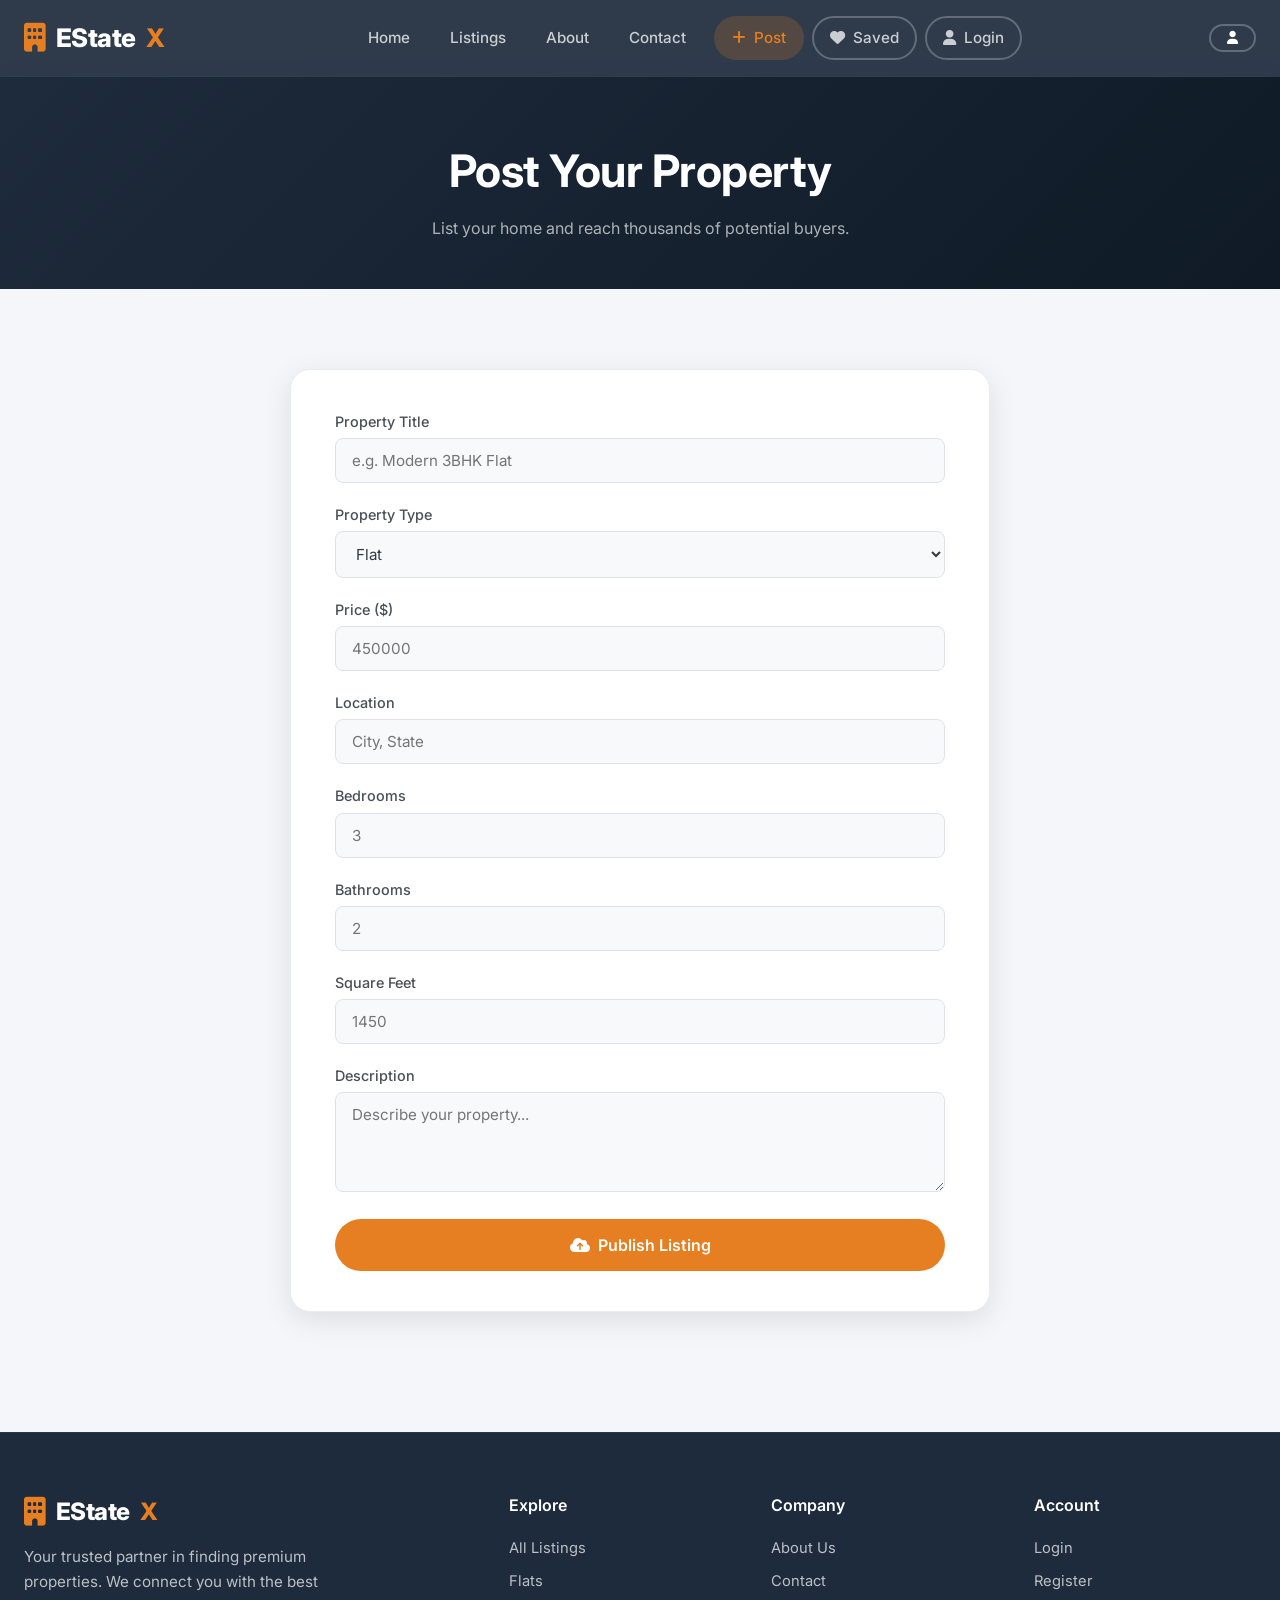
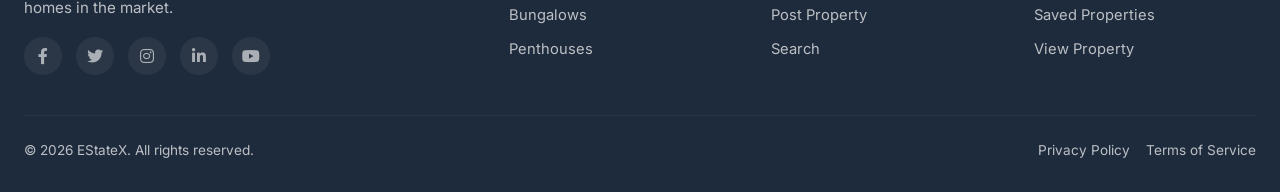
<file: html/postproperty.html>
<!doctype html>
<html lang="en">
  <head>
    <meta charset="UTF-8" />
    <meta name="viewport" content="width=device-width, initial-scale=1.0" />
    <title>Post Property — EStateX</title>
    <link rel="preconnect" href="https://fonts.googleapis.com" />
    <link rel="preconnect" href="https://fonts.gstatic.com" crossorigin />
    <link
      href="https://fonts.googleapis.com/css2?family=Inter:opsz,wght@14..32,300;14..32,400;14..32,500;14..32,600;14..32,700;14..32,800&display=swap"
      rel="stylesheet"
    />
    <link
      rel="stylesheet"
      href="https://cdnjs.cloudflare.com/ajax/libs/font-awesome/6.0.0-beta3/css/all.min.css"
    />
    <link rel="stylesheet" href="../css/style.css" />
  </head>
  <body data-page="post">
    <!-- ===== HEADER ===== -->
    <header class="header" id="header">
      <div class="container header-inner">
        <a href="index.html" class="logo"
          ><i class="fas fa-building"></i> EState<span>X</span></a
        >
        <nav class="nav-links" id="navLinks">
          <a href="index.html">Home</a>
          <a href="listings.html">Listings</a>
          <a href="about.html">About</a>
          <a href="contact.html">Contact</a>
          <a
            href="postproperty.html"
            class="active btn btn-primary btn-sm"
            style="margin-left: 4px"
            ><i class="fas fa-plus"></i> Post</a
          >
          <a href="savedproperty.html" class="btn btn-outline btn-sm"
            ><i class="fas fa-heart"></i> Saved</a
          >
          <a href="login.html" class="btn btn-outline btn-sm"
            ><i class="fas fa-user"></i> Login</a
          >
        </nav>
        <div class="nav-actions">
          <a
            href="login.html"
            class="btn btn-outline btn-sm"
            style="display: inline-flex"
            ><i class="fas fa-user"></i
          ></a>
          <button class="hamburger" id="hamburger" aria-label="Toggle menu">
            <span></span><span></span><span></span>
          </button>
        </div>
      </div>
    </header>

    <!-- ===== PAGE HEADER ===== -->
    <section class="page-header">
      <div class="container">
        <h1>Post Your Property</h1>
        <p>List your home and reach thousands of potential buyers.</p>
      </div>
    </section>

    <!-- ===== MAIN CONTENT ===== -->
    <div class="container" style="padding: 40px 0 80px">
      <div class="form-card" style="max-width: 700px">
        <form>
          <div class="form-group">
            <label>Property Title</label>
            <input type="text" placeholder="e.g. Modern 3BHK Flat" required />
          </div>
          <div class="form-group">
            <label>Property Type</label>
            <select required>
              <option>Flat</option>
              <option>Bungalow</option>
              <option>Penthouse</option>
              <option>Villa</option>
            </select>
          </div>
          <div class="form-group">
            <label>Price ($)</label>
            <input type="number" placeholder="450000" required />
          </div>
          <div class="form-group">
            <label>Location</label>
            <input type="text" placeholder="City, State" required />
          </div>
          <div class="form-group">
            <label>Bedrooms</label>
            <input type="number" placeholder="3" required />
          </div>
          <div class="form-group">
            <label>Bathrooms</label>
            <input type="number" placeholder="2" required />
          </div>
          <div class="form-group">
            <label>Square Feet</label>
            <input type="number" placeholder="1450" required />
          </div>
          <div class="form-group">
            <label>Description</label>
            <textarea placeholder="Describe your property..."></textarea>
          </div>
          <button type="submit" class="btn btn-primary">
            <i class="fas fa-cloud-upload-alt"></i> Publish Listing
          </button>
        </form>
      </div>
    </div>

    <!-- ===== FOOTER ===== -->
    <footer class="footer">
      <div class="container">
        <div class="footer-grid">
          <div class="footer-brand">
            <a href="index.html" class="logo"
              ><i class="fas fa-building"></i> EState<span>X</span></a
            >
            <p>
              Your trusted partner in finding premium properties. We connect you
              with the best homes in the market.
            </p>
            <div class="footer-socials" style="margin-top: 16px">
              <a href="#"><i class="fab fa-facebook-f"></i></a>
              <a href="#"><i class="fab fa-twitter"></i></a>
              <a href="#"><i class="fab fa-instagram"></i></a>
              <a href="#"><i class="fab fa-linkedin-in"></i></a>
              <a href="#"><i class="fab fa-youtube"></i></a>
            </div>
          </div>
          <div>
            <h4>Explore</h4>
            <ul>
              <li><a href="listings.html">All Listings</a></li>
              <li><a href="flat.html">Flats</a></li>
              <li><a href="bunglow.html">Bungalows</a></li>
              <li><a href="penthouse.html">Penthouses</a></li>
            </ul>
          </div>
          <div>
            <h4>Company</h4>
            <ul>
              <li><a href="about.html">About Us</a></li>
              <li><a href="contact.html">Contact</a></li>
              <li><a href="postproperty.html">Post Property</a></li>
              <li><a href="searchproperty.html">Search</a></li>
            </ul>
          </div>
          <div>
            <h4>Account</h4>
            <ul>
              <li><a href="login.html">Login</a></li>
              <li><a href="register.html">Register</a></li>
              <li><a href="savedproperty.html">Saved Properties</a></li>
              <li><a href="viewproperty.html">View Property</a></li>
            </ul>
          </div>
        </div>
        <div class="footer-bottom">
          <span>&copy; 2026 EStateX. All rights reserved.</span>
          <span
            ><a href="#" style="margin-right: 16px">Privacy Policy</a
            ><a href="#">Terms of Service</a></span
          >
        </div>
      </div>
    </footer>

    <script src="../js/script.js"></script>
  </body>
</html>
</file>
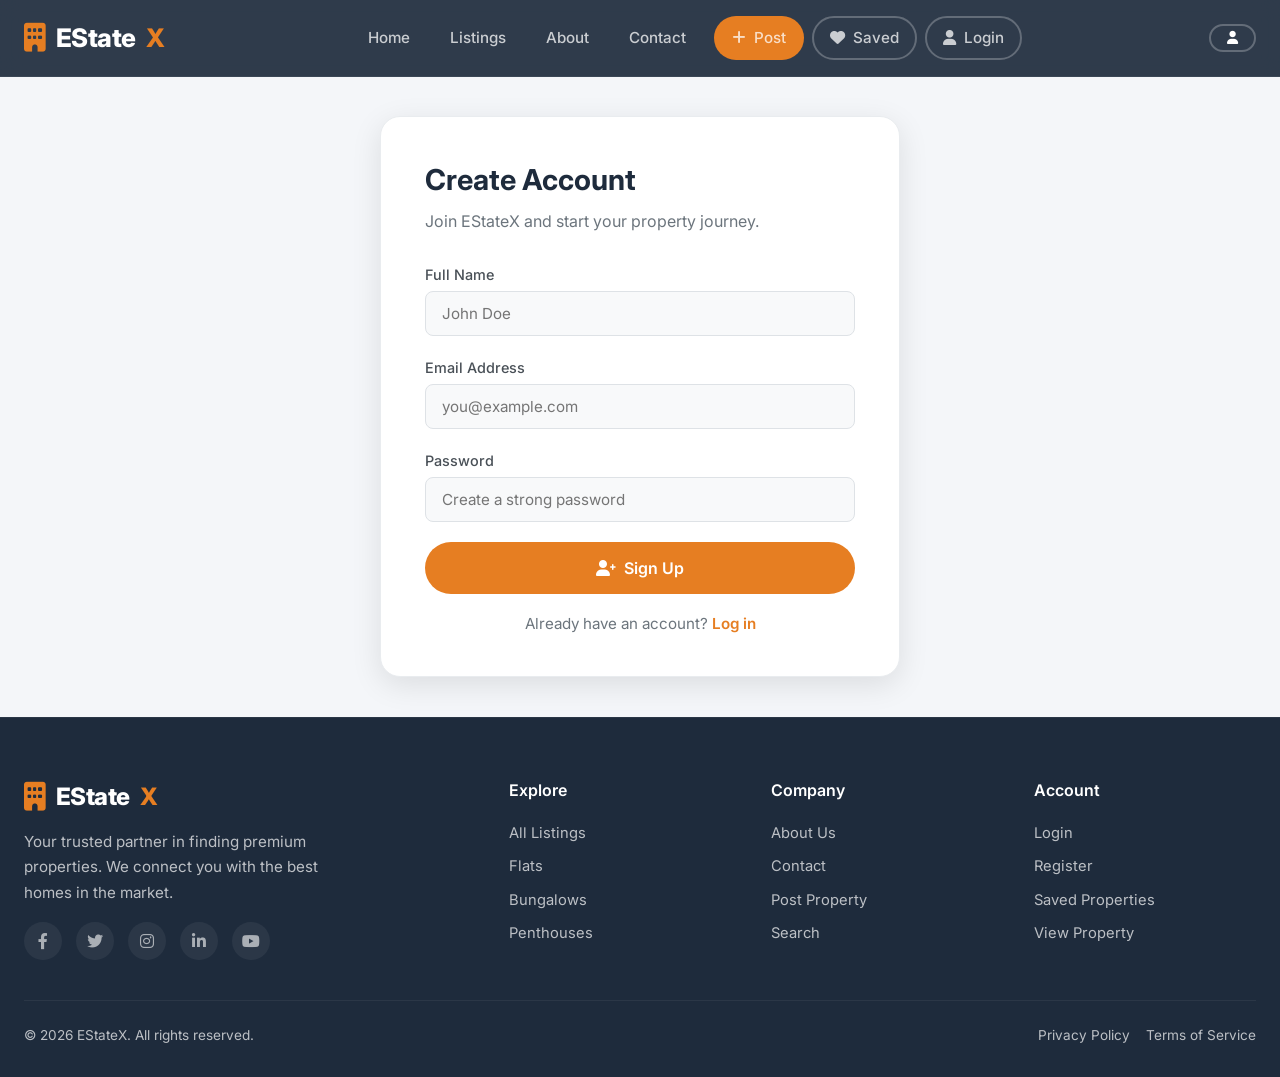
<file: html/register.html>
<!doctype html>
<html lang="en">
  <head>
    <meta charset="UTF-8" />
    <meta name="viewport" content="width=device-width, initial-scale=1.0" />
    <title>Register — EStateX</title>
    <link rel="preconnect" href="https://fonts.googleapis.com" />
    <link rel="preconnect" href="https://fonts.gstatic.com" crossorigin />
    <link
      href="https://fonts.googleapis.com/css2?family=Inter:opsz,wght@14..32,300;14..32,400;14..32,500;14..32,600;14..32,700;14..32,800&display=swap"
      rel="stylesheet"
    />
    <link
      rel="stylesheet"
      href="https://cdnjs.cloudflare.com/ajax/libs/font-awesome/6.0.0-beta3/css/all.min.css"
    />
    <link rel="stylesheet" href="../css/style.css" />
  </head>
  <body data-page="register">
    <!-- HEADER (same as login) with active class on Register? We'll set Home as default, but we can adjust -->
    <header class="header" id="header">
      <div class="container header-inner">
        <a href="index.html" class="logo"
          ><i class="fas fa-building"></i> EState<span>X</span></a
        >
        <nav class="nav-links" id="navLinks">
          <a href="index.html">Home</a>
          <a href="listings.html">Listings</a>
          <a href="about.html">About</a>
          <a href="contact.html">Contact</a>
          <a
            href="postproperty.html"
            class="btn btn-primary btn-sm"
            style="margin-left: 4px"
            ><i class="fas fa-plus"></i> Post</a
          >
          <a href="savedproperty.html" class="btn btn-outline btn-sm"
            ><i class="fas fa-heart"></i> Saved</a
          >
          <a href="login.html" class="btn btn-outline btn-sm"
            ><i class="fas fa-user"></i> Login</a
          >
        </nav>
        <div class="nav-actions">
          <a
            href="login.html"
            class="btn btn-outline btn-sm"
            style="display: inline-flex"
            ><i class="fas fa-user"></i
          ></a>
          <button class="hamburger" id="hamburger" aria-label="Toggle menu">
            <span></span><span></span><span></span>
          </button>
        </div>
      </div>
    </header>

    <!-- PAGE CONTENT -->
    <div class="container">
      <div class="form-card">
        <h2>Create Account</h2>
        <p class="sub">Join EStateX and start your property journey.</p>
        <form>
          <div class="form-group">
            <label>Full Name</label>
            <input type="text" placeholder="John Doe" required />
          </div>
          <div class="form-group">
            <label>Email Address</label>
            <input type="email" placeholder="you@example.com" required />
          </div>
          <div class="form-group">
            <label>Password</label>
            <input
              type="password"
              placeholder="Create a strong password"
              required
            />
          </div>
          <button type="submit" class="btn btn-primary">
            <i class="fas fa-user-plus"></i> Sign Up
          </button>
        </form>
        <div class="alt-link">
          Already have an account? <a href="login.html">Log in</a>
        </div>
      </div>
    </div>

    <!-- FOOTER -->
    <footer class="footer">
      <div class="container">
        <div class="footer-grid">
          <div class="footer-brand">
            <a href="index.html" class="logo"
              ><i class="fas fa-building"></i> EState<span>X</span></a
            >
            <p>
              Your trusted partner in finding premium properties. We connect you
              with the best homes in the market.
            </p>
            <div class="footer-socials" style="margin-top: 16px">
              <a href="#"><i class="fab fa-facebook-f"></i></a>
              <a href="#"><i class="fab fa-twitter"></i></a>
              <a href="#"><i class="fab fa-instagram"></i></a>
              <a href="#"><i class="fab fa-linkedin-in"></i></a>
              <a href="#"><i class="fab fa-youtube"></i></a>
            </div>
          </div>
          <div>
            <h4>Explore</h4>
            <ul>
              <li><a href="listings.html">All Listings</a></li>
              <li><a href="flat.html">Flats</a></li>
              <li><a href="bunglow.html">Bungalows</a></li>
              <li><a href="penthouse.html">Penthouses</a></li>
            </ul>
          </div>
          <div>
            <h4>Company</h4>
            <ul>
              <li><a href="about.html">About Us</a></li>
              <li><a href="contact.html">Contact</a></li>
              <li><a href="postproperty.html">Post Property</a></li>
              <li><a href="searchproperty.html">Search</a></li>
            </ul>
          </div>
          <div>
            <h4>Account</h4>
            <ul>
              <li><a href="login.html">Login</a></li>
              <li><a href="register.html">Register</a></li>
              <li><a href="savedproperty.html">Saved Properties</a></li>
              <li><a href="viewproperty.html">View Property</a></li>
            </ul>
          </div>
        </div>
        <div class="footer-bottom">
          <span>&copy; 2026 EStateX. All rights reserved.</span>
          <span
            ><a href="#" style="margin-right: 16px">Privacy Policy</a
            ><a href="#">Terms of Service</a></span
          >
        </div>
      </div>
    </footer>

    <script src="../js/script.js"></script>
  </body>
</html>
</file>
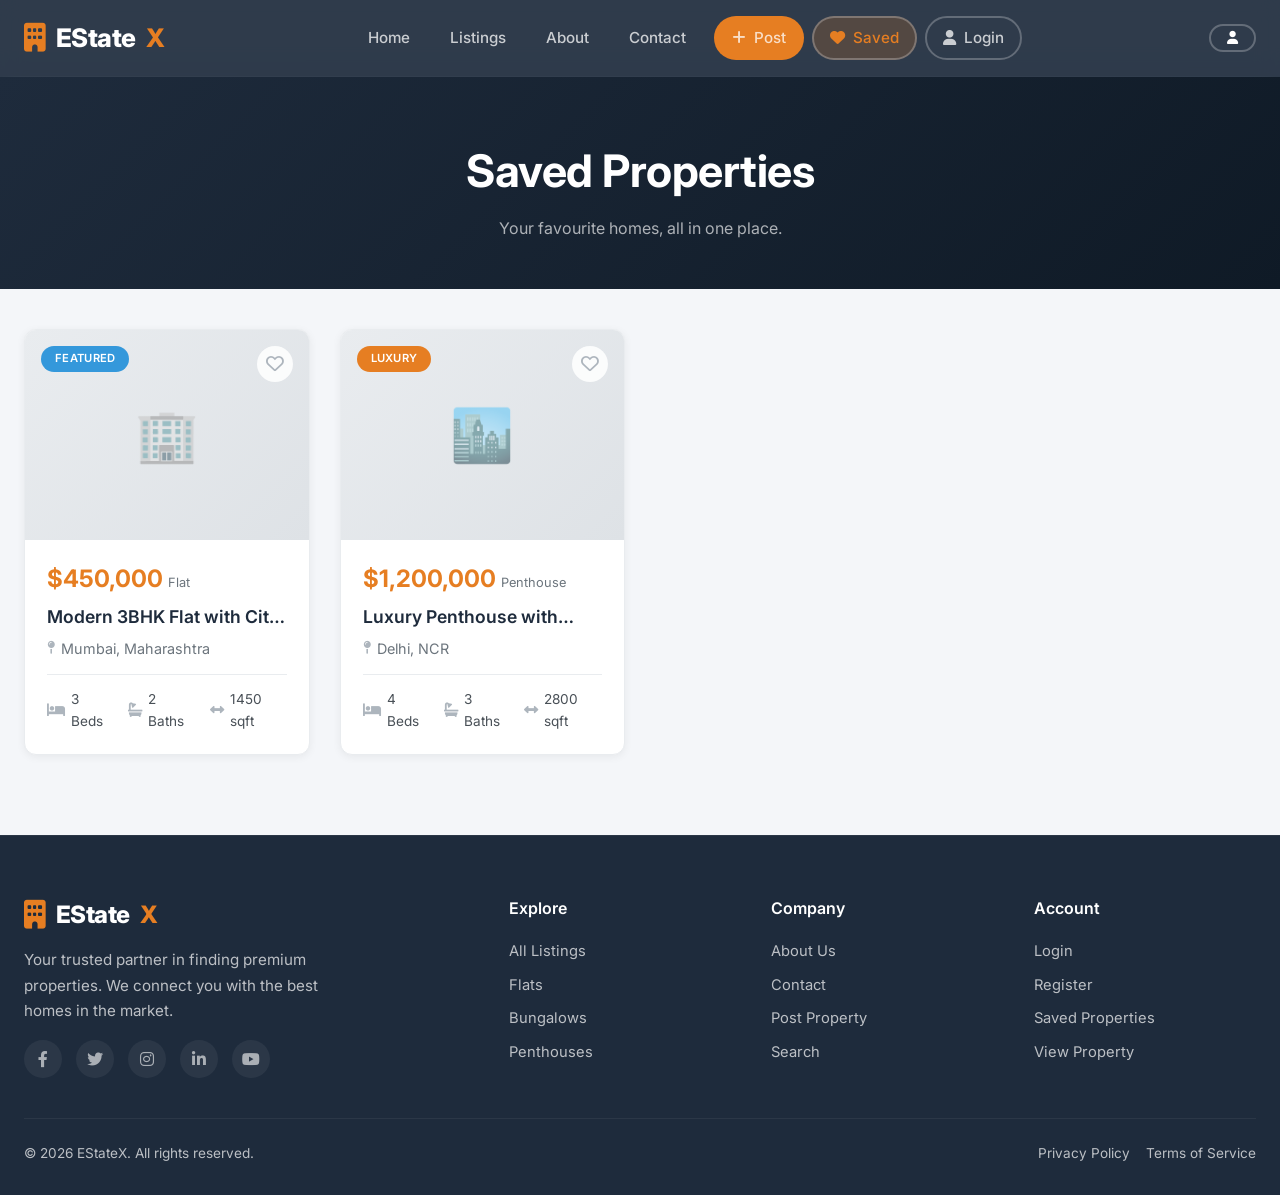
<file: html/savedproperty.html>
<!doctype html>
<html lang="en">
  <head>
    <meta charset="UTF-8" />
    <meta name="viewport" content="width=device-width, initial-scale=1.0" />
    <title>Saved Properties — EStateX</title>
    <link rel="preconnect" href="https://fonts.googleapis.com" />
    <link rel="preconnect" href="https://fonts.gstatic.com" crossorigin />
    <link
      href="https://fonts.googleapis.com/css2?family=Inter:opsz,wght@14..32,300;14..32,400;14..32,500;14..32,600;14..32,700;14..32,800&display=swap"
      rel="stylesheet"
    />
    <link
      rel="stylesheet"
      href="https://cdnjs.cloudflare.com/ajax/libs/font-awesome/6.0.0-beta3/css/all.min.css"
    />
    <link rel="stylesheet" href="../css/style.css" />
  </head>
  <body data-page="saved">
    <!-- ===== HEADER ===== -->
    <header class="header" id="header">
      <div class="container header-inner">
        <a href="index.html" class="logo"
          ><i class="fas fa-building"></i> EState<span>X</span></a
        >
        <nav class="nav-links" id="navLinks">
          <a href="index.html">Home</a>
          <a href="listings.html">Listings</a>
          <a href="about.html">About</a>
          <a href="contact.html">Contact</a>
          <a
            href="postproperty.html"
            class="btn btn-primary btn-sm"
            style="margin-left: 4px"
            ><i class="fas fa-plus"></i> Post</a
          >
          <a href="savedproperty.html" class="active btn btn-outline btn-sm"
            ><i class="fas fa-heart"></i> Saved</a
          >
          <a href="login.html" class="btn btn-outline btn-sm"
            ><i class="fas fa-user"></i> Login</a
          >
        </nav>
        <div class="nav-actions">
          <a
            href="login.html"
            class="btn btn-outline btn-sm"
            style="display: inline-flex"
            ><i class="fas fa-user"></i
          ></a>
          <button class="hamburger" id="hamburger" aria-label="Toggle menu">
            <span></span><span></span><span></span>
          </button>
        </div>
      </div>
    </header>

    <!-- ===== PAGE HEADER ===== -->
    <section class="page-header">
      <div class="container">
        <h1>Saved Properties</h1>
        <p>Your favourite homes, all in one place.</p>
      </div>
    </section>

    <!-- ===== MAIN CONTENT ===== -->
    <div class="container" style="padding-top: 40px; padding-bottom: 80px">
      <div class="property-grid" id="savedGrid"></div>
    </div>

    <!-- ===== FOOTER ===== -->
    <footer class="footer">
      <div class="container">
        <div class="footer-grid">
          <div class="footer-brand">
            <a href="index.html" class="logo"
              ><i class="fas fa-building"></i> EState<span>X</span></a
            >
            <p>
              Your trusted partner in finding premium properties. We connect you
              with the best homes in the market.
            </p>
            <div class="footer-socials" style="margin-top: 16px">
              <a href="#"><i class="fab fa-facebook-f"></i></a>
              <a href="#"><i class="fab fa-twitter"></i></a>
              <a href="#"><i class="fab fa-instagram"></i></a>
              <a href="#"><i class="fab fa-linkedin-in"></i></a>
              <a href="#"><i class="fab fa-youtube"></i></a>
            </div>
          </div>
          <div>
            <h4>Explore</h4>
            <ul>
              <li><a href="listings.html">All Listings</a></li>
              <li><a href="flat.html">Flats</a></li>
              <li><a href="bunglow.html">Bungalows</a></li>
              <li><a href="penthouse.html">Penthouses</a></li>
            </ul>
          </div>
          <div>
            <h4>Company</h4>
            <ul>
              <li><a href="about.html">About Us</a></li>
              <li><a href="contact.html">Contact</a></li>
              <li><a href="postproperty.html">Post Property</a></li>
              <li><a href="searchproperty.html">Search</a></li>
            </ul>
          </div>
          <div>
            <h4>Account</h4>
            <ul>
              <li><a href="login.html">Login</a></li>
              <li><a href="register.html">Register</a></li>
              <li><a href="savedproperty.html">Saved Properties</a></li>
              <li><a href="viewproperty.html">View Property</a></li>
            </ul>
          </div>
        </div>
        <div class="footer-bottom">
          <span>&copy; 2026 EStateX. All rights reserved.</span>
          <span
            ><a href="#" style="margin-right: 16px">Privacy Policy</a
            ><a href="#">Terms of Service</a></span
          >
        </div>
      </div>
    </footer>

    <script src="../js/script.js"></script>
  </body>
</html>
</file>
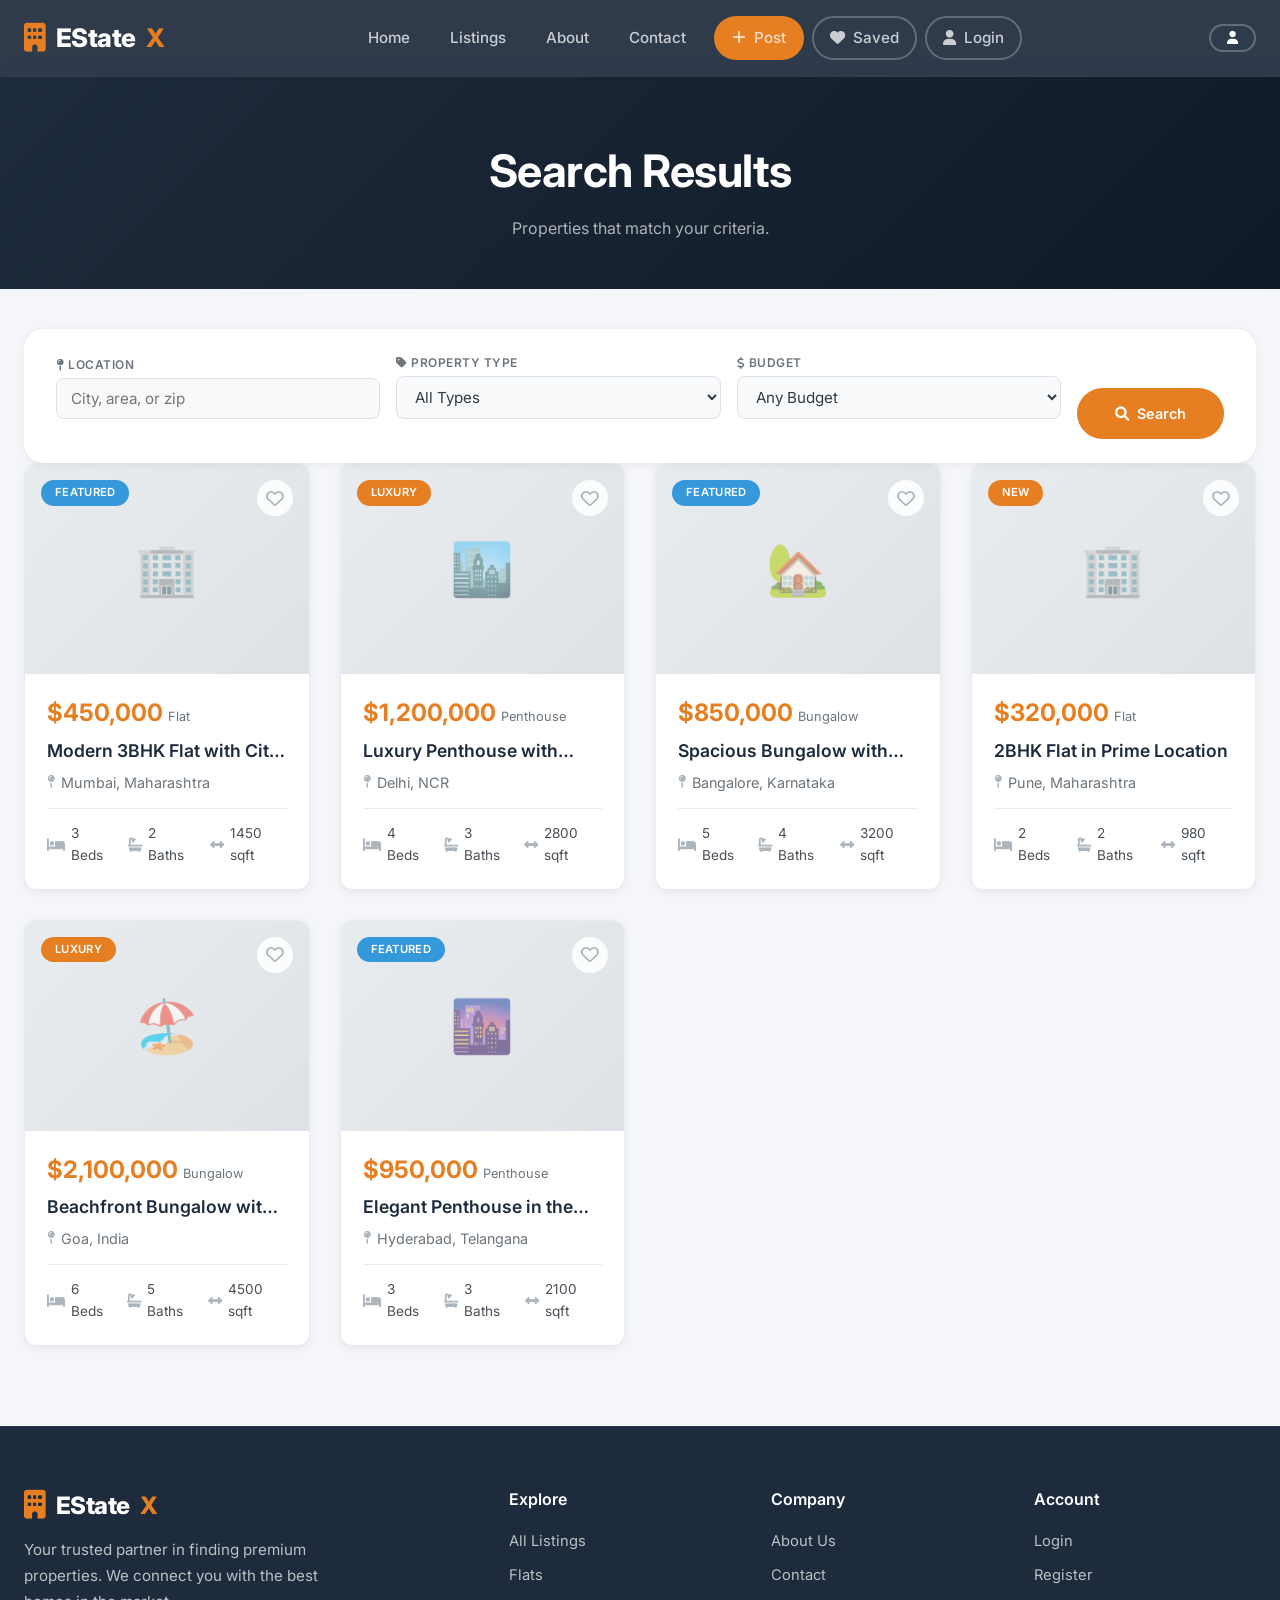
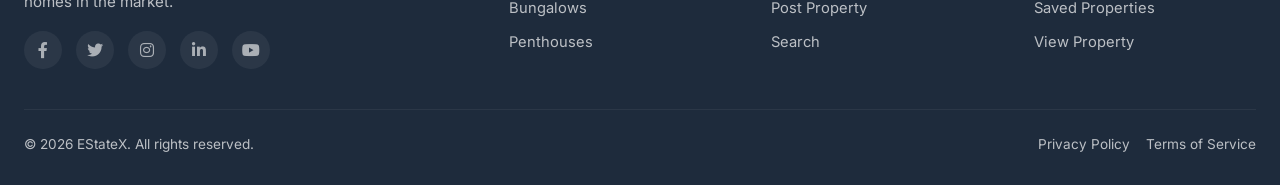
<file: html/searchproperty.html>
<!doctype html>
<html lang="en">
  <head>
    <meta charset="UTF-8" />
    <meta name="viewport" content="width=device-width, initial-scale=1.0" />
    <title>Search — EStateX</title>
    <link rel="preconnect" href="https://fonts.googleapis.com" />
    <link rel="preconnect" href="https://fonts.gstatic.com" crossorigin />
    <link
      href="https://fonts.googleapis.com/css2?family=Inter:opsz,wght@14..32,300;14..32,400;14..32,500;14..32,600;14..32,700;14..32,800&display=swap"
      rel="stylesheet"
    />
    <link
      rel="stylesheet"
      href="https://cdnjs.cloudflare.com/ajax/libs/font-awesome/6.0.0-beta3/css/all.min.css"
    />
    <link rel="stylesheet" href="../css/style.css" />
  </head>
  <body data-page="search">
    <!-- ===== HEADER ===== -->
    <header class="header" id="header">
      <div class="container header-inner">
        <a href="index.html" class="logo"
          ><i class="fas fa-building"></i> EState<span>X</span></a
        >
        <nav class="nav-links" id="navLinks">
          <a href="index.html">Home</a>
          <a href="listings.html">Listings</a>
          <a href="about.html">About</a>
          <a href="contact.html">Contact</a>
          <a
            href="postproperty.html"
            class="btn btn-primary btn-sm"
            style="margin-left: 4px"
            ><i class="fas fa-plus"></i> Post</a
          >
          <a href="savedproperty.html" class="btn btn-outline btn-sm"
            ><i class="fas fa-heart"></i> Saved</a
          >
          <a href="login.html" class="btn btn-outline btn-sm"
            ><i class="fas fa-user"></i> Login</a
          >
        </nav>
        <div class="nav-actions">
          <a
            href="login.html"
            class="btn btn-outline btn-sm"
            style="display: inline-flex"
            ><i class="fas fa-user"></i
          ></a>
          <button class="hamburger" id="hamburger" aria-label="Toggle menu">
            <span></span><span></span><span></span>
          </button>
        </div>
      </div>
    </header>

    <!-- ===== PAGE HEADER ===== -->
    <section class="page-header">
      <div class="container">
        <h1>Search Results</h1>
        <p>Properties that match your criteria.</p>
      </div>
    </section>

    <!-- ===== MAIN CONTENT ===== -->
    <div class="container" style="padding-top: 40px; padding-bottom: 80px">
      <div
        class="search-bar"
        style="margin-top: 0; box-shadow: var(--shadow-sm)"
      >
        <div class="form-group">
          <label><i class="fas fa-map-pin"></i> Location</label>
          <input type="text" placeholder="City, area, or zip" />
        </div>
        <div class="form-group">
          <label><i class="fas fa-tag"></i> Property Type</label>
          <select>
            <option>All Types</option>
            <option>Flat</option>
            <option>Bungalow</option>
            <option>Penthouse</option>
            <option>Villa</option>
          </select>
        </div>
        <div class="form-group">
          <label><i class="fas fa-dollar-sign"></i> Budget</label>
          <select>
            <option>Any Budget</option>
            <option>$100k – $250k</option>
            <option>$250k – $500k</option>
            <option>$500k – $1M</option>
            <option>$1M+</option>
          </select>
        </div>
        <a href="searchproperty.html" class="btn btn-primary"
          ><i class="fas fa-search"></i> Search</a
        >
      </div>
      <div class="property-grid" id="searchResultsGrid"></div>
    </div>

    <!-- ===== FOOTER ===== -->
    <footer class="footer">
      <div class="container">
        <div class="footer-grid">
          <div class="footer-brand">
            <a href="index.html" class="logo"
              ><i class="fas fa-building"></i> EState<span>X</span></a
            >
            <p>
              Your trusted partner in finding premium properties. We connect you
              with the best homes in the market.
            </p>
            <div class="footer-socials" style="margin-top: 16px">
              <a href="#"><i class="fab fa-facebook-f"></i></a>
              <a href="#"><i class="fab fa-twitter"></i></a>
              <a href="#"><i class="fab fa-instagram"></i></a>
              <a href="#"><i class="fab fa-linkedin-in"></i></a>
              <a href="#"><i class="fab fa-youtube"></i></a>
            </div>
          </div>
          <div>
            <h4>Explore</h4>
            <ul>
              <li><a href="listings.html">All Listings</a></li>
              <li><a href="flat.html">Flats</a></li>
              <li><a href="bunglow.html">Bungalows</a></li>
              <li><a href="penthouse.html">Penthouses</a></li>
            </ul>
          </div>
          <div>
            <h4>Company</h4>
            <ul>
              <li><a href="about.html">About Us</a></li>
              <li><a href="contact.html">Contact</a></li>
              <li><a href="postproperty.html">Post Property</a></li>
              <li><a href="searchproperty.html">Search</a></li>
            </ul>
          </div>
          <div>
            <h4>Account</h4>
            <ul>
              <li><a href="login.html">Login</a></li>
              <li><a href="register.html">Register</a></li>
              <li><a href="savedproperty.html">Saved Properties</a></li>
              <li><a href="viewproperty.html">View Property</a></li>
            </ul>
          </div>
        </div>
        <div class="footer-bottom">
          <span>&copy; 2026 EStateX. All rights reserved.</span>
          <span
            ><a href="#" style="margin-right: 16px">Privacy Policy</a
            ><a href="#">Terms of Service</a></span
          >
        </div>
      </div>
    </footer>

    <script src="../js/script.js"></script>
  </body>
</html>
</file>
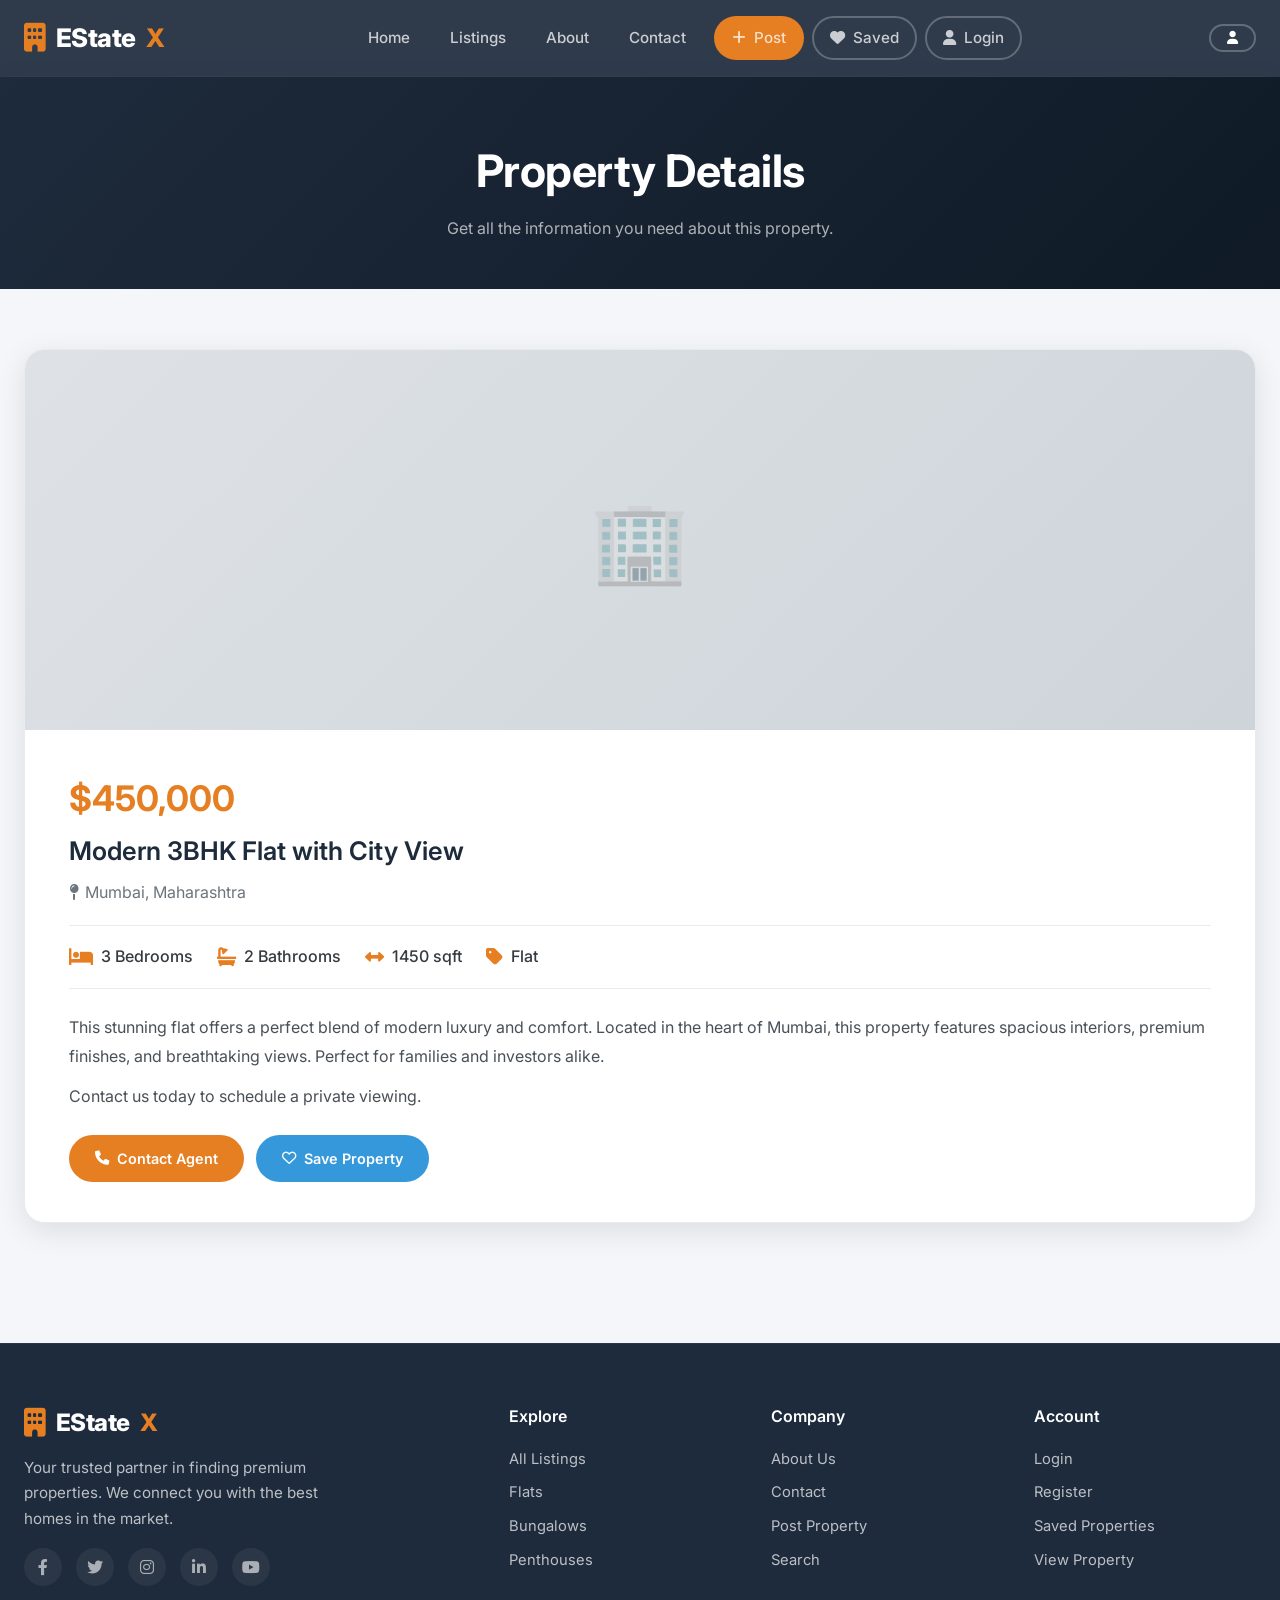
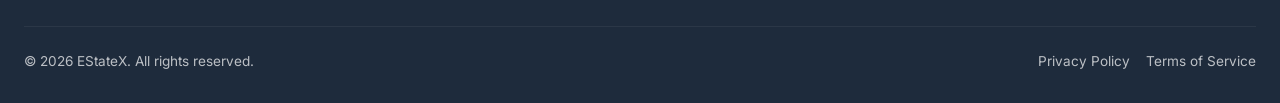
<file: html/viewproperty.html>
<!doctype html>
<html lang="en">
  <head>
    <meta charset="UTF-8" />
    <meta name="viewport" content="width=device-width, initial-scale=1.0" />
    <title>View Property — EStateX</title>
    <link rel="preconnect" href="https://fonts.googleapis.com" />
    <link rel="preconnect" href="https://fonts.gstatic.com" crossorigin />
    <link
      href="https://fonts.googleapis.com/css2?family=Inter:opsz,wght@14..32,300;14..32,400;14..32,500;14..32,600;14..32,700;14..32,800&display=swap"
      rel="stylesheet"
    />
    <link
      rel="stylesheet"
      href="https://cdnjs.cloudflare.com/ajax/libs/font-awesome/6.0.0-beta3/css/all.min.css"
    />
    <link rel="stylesheet" href="../css/style.css" />
  </head>
  <body data-page="view">
    <!-- ===== HEADER ===== -->
    <header class="header" id="header">
      <div class="container header-inner">
        <a href="index.html" class="logo"
          ><i class="fas fa-building"></i> EState<span>X</span></a
        >
        <nav class="nav-links" id="navLinks">
          <a href="index.html">Home</a>
          <a href="listings.html">Listings</a>
          <a href="about.html">About</a>
          <a href="contact.html">Contact</a>
          <a
            href="postproperty.html"
            class="btn btn-primary btn-sm"
            style="margin-left: 4px"
            ><i class="fas fa-plus"></i> Post</a
          >
          <a href="savedproperty.html" class="btn btn-outline btn-sm"
            ><i class="fas fa-heart"></i> Saved</a
          >
          <a href="login.html" class="btn btn-outline btn-sm"
            ><i class="fas fa-user"></i> Login</a
          >
        </nav>
        <div class="nav-actions">
          <a
            href="login.html"
            class="btn btn-outline btn-sm"
            style="display: inline-flex"
            ><i class="fas fa-user"></i
          ></a>
          <button class="hamburger" id="hamburger" aria-label="Toggle menu">
            <span></span><span></span><span></span>
          </button>
        </div>
      </div>
    </header>

    <!-- ===== PAGE HEADER ===== -->
    <section class="page-header">
      <div class="container">
        <h1>Property Details</h1>
        <p>Get all the information you need about this property.</p>
      </div>
    </section>

    <!-- ===== MAIN CONTENT ===== -->
    <div class="container" style="padding-top: 20px; padding-bottom: 80px">
      <div id="viewPropertyDetail"></div>
    </div>

    <!-- ===== FOOTER ===== -->
    <footer class="footer">
      <div class="container">
        <div class="footer-grid">
          <div class="footer-brand">
            <a href="index.html" class="logo"
              ><i class="fas fa-building"></i> EState<span>X</span></a
            >
            <p>
              Your trusted partner in finding premium properties. We connect you
              with the best homes in the market.
            </p>
            <div class="footer-socials" style="margin-top: 16px">
              <a href="#"><i class="fab fa-facebook-f"></i></a>
              <a href="#"><i class="fab fa-twitter"></i></a>
              <a href="#"><i class="fab fa-instagram"></i></a>
              <a href="#"><i class="fab fa-linkedin-in"></i></a>
              <a href="#"><i class="fab fa-youtube"></i></a>
            </div>
          </div>
          <div>
            <h4>Explore</h4>
            <ul>
              <li><a href="listings.html">All Listings</a></li>
              <li><a href="flat.html">Flats</a></li>
              <li><a href="bunglow.html">Bungalows</a></li>
              <li><a href="penthouse.html">Penthouses</a></li>
            </ul>
          </div>
          <div>
            <h4>Company</h4>
            <ul>
              <li><a href="about.html">About Us</a></li>
              <li><a href="contact.html">Contact</a></li>
              <li><a href="postproperty.html">Post Property</a></li>
              <li><a href="searchproperty.html">Search</a></li>
            </ul>
          </div>
          <div>
            <h4>Account</h4>
            <ul>
              <li><a href="login.html">Login</a></li>
              <li><a href="register.html">Register</a></li>
              <li><a href="savedproperty.html">Saved Properties</a></li>
              <li><a href="viewproperty.html">View Property</a></li>
            </ul>
          </div>
        </div>
        <div class="footer-bottom">
          <span>&copy; 2026 EStateX. All rights reserved.</span>
          <span
            ><a href="#" style="margin-right: 16px">Privacy Policy</a
            ><a href="#">Terms of Service</a></span
          >
        </div>
      </div>
    </footer>

    <script src="../js/script.js"></script>
  </body>
</html>
</file>
<file: css/style.css>
/* ============================================================
   CSS VARIABLES & RESET
   ============================================================ */
:root {
  --primary: #1e2b3c;
  --primary-light: #2c3e50;
  --secondary: #e67e22;
  --secondary-light: #f39c12;
  --accent: #3498db;
  --accent-light: #5dade2;
  --bg: #f4f6f9;
  --white: #ffffff;
  --gray-100: #f8f9fa;
  --gray-200: #e9ecef;
  --gray-300: #dee2e6;
  --gray-400: #ced4da;
  --gray-500: #adb5bd;
  --gray-600: #6c757d;
  --gray-700: #495057;
  --gray-800: #343a40;
  --gray-900: #212529;
  --shadow-sm: 0 2px 8px rgba(0, 0, 0, 0.06);
  --shadow-md: 0 8px 30px rgba(0, 0, 0, 0.1);
  --shadow-lg: 0 20px 60px rgba(0, 0, 0, 0.15);
  --radius: 12px;
  --radius-lg: 20px;
  --transition: all 0.3s cubic-bezier(0.25, 0.46, 0.45, 0.94);
  --font: "Inter", sans-serif;
  --max-width: 1280px;
}

*,
*::before,
*::after {
  margin: 0;
  padding: 0;
  box-sizing: border-box;
}

html {
  scroll-behavior: smooth;
}

body {
  font-family: var(--font);
  background: var(--bg);
  color: var(--gray-800);
  line-height: 1.6;
  padding-top: 76px;
  /* space for fixed header */
}

a {
  text-decoration: none;
  color: inherit;
}

ul {
  list-style: none;
}

img {
  max-width: 100%;
  display: block;
}

.img {
  width: 100%;
}

button {
  cursor: pointer;
  font-family: var(--font);
  border: none;
  background: none;
}

.container {
  max-width: var(--max-width);
  margin: 0 auto;
  padding: 0 24px;
}

/* ============================================================
   HEADER / NAV
   ============================================================ */
.header {
  position: fixed;
  top: 0;
  left: 0;
  width: 100%;
  z-index: 1000;
  background: rgba(30, 43, 60, 0.92);
  backdrop-filter: blur(12px);
  -webkit-backdrop-filter: blur(12px);
  border-bottom: 1px solid rgba(255, 255, 255, 0.06);
  transition: var(--transition);
}

.header.scrolled {
  background: rgba(30, 43, 60, 0.98);
  box-shadow: 0 4px 24px rgba(0, 0, 0, 0.2);
}

.header-inner {
  display: flex;
  align-items: center;
  justify-content: space-between;
  height: 76px;
}

.logo {
  display: flex;
  align-items: center;
  gap: 10px;
  font-weight: 800;
  font-size: 1.6rem;
  color: var(--white);
  letter-spacing: -0.5px;
}

.logo i {
  color: var(--secondary);
  font-size: 1.8rem;
}

.logo span {
  color: var(--secondary);
}

.nav-links {
  display: flex;
  align-items: center;
  gap: 8px;
}

.nav-links a {
  color: rgba(255, 255, 255, 0.75);
  font-weight: 500;
  font-size: 0.95rem;
  padding: 8px 16px;
  border-radius: 30px;
  transition: var(--transition);
  position: relative;
}

.nav-links a:hover,
.nav-links a.active {
  color: var(--white);
  background: rgba(255, 255, 255, 0.08);
}

.nav-links a.active {
  background: rgba(230, 126, 34, 0.2);
  color: var(--secondary);
}

.nav-actions {
  display: flex;
  align-items: center;
  gap: 12px;
}

.btn {
  display: inline-flex;
  align-items: center;
  gap: 8px;
  padding: 10px 24px;
  border-radius: 30px;
  font-weight: 600;
  font-size: 0.9rem;
  transition: var(--transition);
  border: 2px solid transparent;
}

.btn-primary {
  background: var(--secondary);
  color: var(--white);
}

.btn-primary:hover {
  background: var(--secondary-light);
  transform: translateY(-2px);
  box-shadow: 0 8px 24px rgba(230, 126, 34, 0.35);
}

.btn-outline {
  border-color: rgba(255, 255, 255, 0.25);
  color: var(--white);
}

.btn-outline:hover {
  border-color: var(--secondary);
  background: rgba(230, 126, 34, 0.15);
}

.btn-accent {
  background: var(--accent);
  color: var(--white);
}

.btn-accent:hover {
  background: var(--accent-light);
  transform: translateY(-2px);
  box-shadow: 0 8px 24px rgba(52, 152, 219, 0.35);
}

.btn-dark {
  background: var(--primary);
  color: var(--white);
}

.btn-dark:hover {
  background: var(--primary-light);
  transform: translateY(-2px);
}

.btn-sm {
  padding: 6px 16px;
  font-size: 0.8rem;
}

/* Hamburger */
.hamburger {
  display: none;
  flex-direction: column;
  gap: 5px;
  padding: 6px;
  background: none;
  border: none;
  cursor: pointer;
}

.hamburger span {
  display: block;
  width: 28px;
  height: 2.5px;
  background: var(--white);
  border-radius: 4px;
  transition: var(--transition);
  transform-origin: center;
}

.hamburger.active span:nth-child(1) {
  transform: rotate(45deg) translate(5px, 5px);
}

.hamburger.active span:nth-child(2) {
  opacity: 0;
}

.hamburger.active span:nth-child(3) {
  transform: rotate(-45deg) translate(5px, -5px);
}

/* ============================================================
   HERO (used only on index)
   ============================================================ */
.hero {
  background: linear-gradient(135deg, var(--primary) 0%, #0f1a26 100%);
  padding: 80px 0 100px;
  position: relative;
  overflow: hidden;
  min-height: 100vh;
  display: flex;
  align-items: center;
}

.hero::before {
  content: "";
  position: absolute;
  top: -50%;
  right: -20%;
  width: 70%;
  height: 140%;
  background: radial-gradient(
    circle,
    rgba(230, 126, 34, 0.1) 0%,
    transparent 70%
  );
  pointer-events: none;
}

.hero .container {
  position: relative;
  z-index: 2;
  display: grid;
  grid-template-columns: 1fr 1fr;
  gap: 60px;
  align-items: center;
}

.hero-content h1 {
  font-size: 3.8rem;
  font-weight: 800;
  color: var(--white);
  line-height: 1.15;
  letter-spacing: -1.5px;
  margin-bottom: 20px;
}

.hero-content h1 span {
  color: var(--secondary);
  position: relative;
}

.hero-content p {
  font-size: 1.2rem;
  color: rgba(255, 255, 255, 0.7);
  max-width: 520px;
  margin-bottom: 36px;
  line-height: 1.8;
}

.hero-buttons {
  display: flex;
  flex-wrap: wrap;
  gap: 14px;
}

.hero-stats {
  display: grid;
  grid-template-columns: repeat(3, 1fr);
  gap: 20px;
  margin-top: 48px;
  padding-top: 32px;
  border-top: 1px solid rgba(255, 255, 255, 0.08);
}

.hero-stats .stat h3 {
  font-size: 2rem;
  font-weight: 700;
  color: var(--white);
}

.hero-stats .stat p {
  font-size: 0.9rem;
  color: rgba(255, 255, 255, 0.55);
  margin: 0;
}

.hero-image {
  display: flex;
  justify-content: center;
  align-items: center;
}

.hero-image .img-placeholder {
  width: 100%;
  aspect-ratio: 4/3;
  background: linear-gradient(
    145deg,
    rgba(255, 255, 255, 0.04),
    rgba(255, 255, 255, 0.01)
  );
  border-radius: var(--radius-lg);
  border: 1px solid rgba(255, 255, 255, 0.06);
  display: flex;
  flex-direction: column;
  align-items: center;
  justify-content: center;
  color: rgba(255, 255, 255, 0.25);
  font-size: 1.2rem;
  gap: 16px;
  backdrop-filter: blur(4px);
  padding: 40px;
  text-align: center;
}

.hero-image .img-placeholder i {
  font-size: 5rem;
  color: rgba(230, 126, 34, 0.3);
}

/* ============================================================
   SEARCH BAR (floating)
   ============================================================ */
.search-bar {
  background: var(--white);
  border-radius: var(--radius-lg);
  box-shadow: var(--shadow-lg);
  padding: 24px 32px;
  margin-top: -48px;
  position: relative;
  z-index: 10;
  display: flex;
  flex-wrap: wrap;
  gap: 16px;
  align-items: flex-end;
}

.search-bar .form-group {
  flex: 1 1 160px;
  min-width: 140px;
}

.search-bar .form-group label {
  display: block;
  font-size: 0.75rem;
  font-weight: 600;
  text-transform: uppercase;
  letter-spacing: 0.5px;
  color: var(--gray-600);
  margin-bottom: 4px;
}

.search-bar .form-group input,
.search-bar .form-group select {
  width: 100%;
  padding: 10px 14px;
  border: 1px solid var(--gray-300);
  border-radius: 8px;
  font-size: 0.95rem;
  font-family: var(--font);
  background: var(--gray-100);
  transition: var(--transition);
  color: var(--gray-800);
}

.search-bar .form-group input:focus,
.search-bar .form-group select:focus {
  outline: none;
  border-color: var(--secondary);
  box-shadow: 0 0 0 3px rgba(230, 126, 34, 0.15);
  background: var(--white);
}

.search-bar .btn {
  padding: 12px 36px;
  flex-shrink: 0;
}

/* ============================================================
   SECTION TITLES
   ============================================================ */
.section {
  padding: 80px 0;
}

.section-header {
  text-align: center;
  max-width: 680px;
  margin: 0 auto 56px;
}

.section-header .badge {
  display: inline-block;
  background: rgba(230, 126, 34, 0.12);
  color: var(--secondary);
  font-weight: 600;
  font-size: 0.8rem;
  letter-spacing: 0.5px;
  padding: 6px 18px;
  border-radius: 30px;
  margin-bottom: 12px;
  text-transform: uppercase;
}

.section-header h2 {
  font-size: 2.6rem;
  font-weight: 700;
  color: var(--primary);
  letter-spacing: -0.5px;
  margin-bottom: 14px;
}

.section-header p {
  color: var(--gray-600);
  font-size: 1.1rem;
}

/* ============================================================
   PROPERTY CARDS
   ============================================================ */
.property-grid {
  display: grid;
  grid-template-columns: repeat(auto-fill, minmax(280px, 1fr));
  gap: 30px;
}

.property-card {
  background: var(--white);
  border-radius: var(--radius);
  overflow: hidden;
  box-shadow: var(--shadow-sm);
  transition: var(--transition);
  border: 1px solid var(--gray-200);
}

.property-card:hover {
  transform: translateY(-6px);
  box-shadow: var(--shadow-md);
  border-color: var(--gray-300);
}

.property-card .card-img {
  height: 210px;
  background: var(--gray-200);
  position: relative;
  display: flex;
  align-items: center;
  justify-content: center;
  color: var(--gray-500);
  font-size: 2.8rem;
  background: linear-gradient(135deg, #e9ecef, #dee2e6);
}

.property-card .card-img .badge-tag {
  position: absolute;
  top: 16px;
  left: 16px;
  background: var(--secondary);
  color: var(--white);
  font-size: 0.7rem;
  font-weight: 600;
  padding: 4px 14px;
  border-radius: 30px;
  text-transform: uppercase;
  letter-spacing: 0.3px;
}

.property-card .card-img .badge-tag.sold {
  background: var(--gray-600);
}

.property-card .card-img .badge-tag.featured {
  background: var(--accent);
}

.property-card .card-img .fav-btn {
  position: absolute;
  top: 16px;
  right: 16px;
  background: rgba(255, 255, 255, 0.85);
  border: none;
  width: 36px;
  height: 36px;
  border-radius: 50%;
  display: flex;
  align-items: center;
  justify-content: center;
  color: var(--gray-500);
  font-size: 1.1rem;
  transition: var(--transition);
  backdrop-filter: blur(4px);
}

.property-card .card-img .fav-btn:hover {
  background: var(--white);
  color: #e74c3c;
  transform: scale(1.08);
}

.property-card .card-img .fav-btn.active {
  color: #e74c3c;
}

.property-card .card-body {
  padding: 20px 22px 22px;
}

.property-card .card-body .price {
  font-size: 1.5rem;
  font-weight: 700;
  color: var(--secondary);
  margin-bottom: 4px;
}

.property-card .card-body .price small {
  font-size: 0.8rem;
  font-weight: 400;
  color: var(--gray-600);
}

.property-card .card-body .title {
  font-size: 1.1rem;
  font-weight: 600;
  color: var(--primary);
  margin-bottom: 6px;
  display: -webkit-box;
  -webkit-line-clamp: 1;
  -webkit-box-orient: vertical;
  overflow: hidden;
}

.property-card .card-body .location {
  font-size: 0.9rem;
  color: var(--gray-600);
  margin-bottom: 14px;
  display: flex;
  align-items: center;
  gap: 6px;
}

.property-card .card-body .location i {
  font-size: 0.8rem;
  color: var(--gray-500);
}

.property-card .card-body .features {
  display: flex;
  gap: 16px;
  padding-top: 14px;
  border-top: 1px solid var(--gray-200);
  font-size: 0.85rem;
  color: var(--gray-700);
}

.property-card .card-body .features span {
  display: flex;
  align-items: center;
  gap: 6px;
}

.property-card .card-body .features i {
  color: var(--gray-500);
  font-size: 0.9rem;
}

/* ============================================================
   CATEGORIES
   ============================================================ */
.category-grid {
  display: grid;
  grid-template-columns: repeat(auto-fit, minmax(160px, 1fr));
  gap: 24px;
}

.category-item {
  background: var(--white);
  padding: 32px 20px;
  border-radius: var(--radius);
  text-align: center;
  box-shadow: var(--shadow-sm);
  border: 1px solid var(--gray-200);
  transition: var(--transition);
  cursor: default;
}

.category-item:hover {
  transform: translateY(-4px);
  box-shadow: var(--shadow-md);
  border-color: var(--secondary);
}

.category-item i {
  font-size: 2.6rem;
  color: var(--secondary);
  margin-bottom: 12px;
}

.category-item h4 {
  font-weight: 600;
  color: var(--primary);
  margin-bottom: 2px;
}

.category-item p {
  font-size: 0.85rem;
  color: var(--gray-500);
}

/* ============================================================
   TESTIMONIALS (index only)
   ============================================================ */
.testimonial-grid {
  display: grid;
  grid-template-columns: repeat(auto-fit, minmax(260px, 1fr));
  gap: 30px;
}

.testimonial-card {
  background: var(--white);
  padding: 30px;
  border-radius: var(--radius);
  box-shadow: var(--shadow-sm);
  border: 1px solid var(--gray-200);
  transition: var(--transition);
}

.testimonial-card:hover {
  box-shadow: var(--shadow-md);
}

.testimonial-card .stars {
  color: #f1c40f;
  margin-bottom: 12px;
  font-size: 0.9rem;
}

.testimonial-card blockquote {
  font-size: 0.98rem;
  color: var(--gray-700);
  font-style: italic;
  margin-bottom: 16px;
  line-height: 1.7;
}

.testimonial-card .author {
  display: flex;
  align-items: center;
  gap: 12px;
}

.testimonial-card .author .avatar {
  width: 44px;
  height: 44px;
  border-radius: 50%;
  background: var(--gray-300);
  display: flex;
  align-items: center;
  justify-content: center;
  color: var(--gray-600);
  font-weight: 600;
  font-size: 1.1rem;
}

.testimonial-card .author .name {
  font-weight: 600;
  color: var(--primary);
}

.testimonial-card .author .role {
  font-size: 0.8rem;
  color: var(--gray-500);
}

/* ============================================================
   CTA
   ============================================================ */
.cta-section {
  background: linear-gradient(135deg, var(--primary), #0f1a26);
  padding: 80px 0;
  text-align: center;
  color: var(--white);
}

.cta-section h2 {
  font-size: 2.6rem;
  font-weight: 700;
  margin-bottom: 16px;
}

.cta-section p {
  font-size: 1.15rem;
  color: rgba(255, 255, 255, 0.7);
  max-width: 600px;
  margin: 0 auto 32px;
}

.cta-section .btn-group {
  display: flex;
  flex-wrap: wrap;
  gap: 14px;
  justify-content: center;
}

/* ============================================================
   FOOTER
   ============================================================ */
.footer {
  background: var(--primary);
  color: rgba(255, 255, 255, 0.7);
  padding: 60px 0 30px;
  border-top: 1px solid rgba(255, 255, 255, 0.06);
}

.footer-grid {
  display: grid;
  grid-template-columns: 2fr 1fr 1fr 1fr;
  gap: 40px;
  margin-bottom: 40px;
}

.footer-brand .logo {
  font-size: 1.5rem;
  margin-bottom: 12px;
}

.footer-brand p {
  font-size: 0.95rem;
  max-width: 300px;
  line-height: 1.7;
}

.footer h4 {
  color: var(--white);
  font-weight: 600;
  margin-bottom: 16px;
  font-size: 1rem;
}

.footer ul li {
  margin-bottom: 8px;
}

.footer ul li a {
  transition: var(--transition);
  font-size: 0.92rem;
}

.footer ul li a:hover {
  color: var(--secondary);
}

.footer-bottom {
  border-top: 1px solid rgba(255, 255, 255, 0.06);
  padding-top: 24px;
  display: flex;
  justify-content: space-between;
  flex-wrap: wrap;
  gap: 12px;
  font-size: 0.85rem;
}

.footer-socials {
  display: flex;
  gap: 14px;
}

.footer-socials a {
  display: inline-flex;
  align-items: center;
  justify-content: center;
  width: 38px;
  height: 38px;
  border-radius: 50%;
  background: rgba(255, 255, 255, 0.06);
  transition: var(--transition);
  color: rgba(255, 255, 255, 0.6);
}

.footer-socials a:hover {
  background: var(--secondary);
  color: var(--white);
  transform: translateY(-2px);
}

/* ============================================================
   PAGE HEADER (inner pages)
   ============================================================ */
.page-header {
  background: linear-gradient(135deg, var(--primary), #0f1a26);
  padding: 60px 0 48px;
  color: var(--white);
  text-align: center;
}

.page-header h1 {
  font-size: 2.8rem;
  font-weight: 700;
  letter-spacing: -0.5px;
}

.page-header p {
  color: rgba(255, 255, 255, 0.65);
  max-width: 540px;
  margin: 8px auto 0;
}

/* ============================================================
   FORMS (login, register, post property)
   ============================================================ */
.form-card {
  max-width: 520px;
  margin: 40px auto;
  background: var(--white);
  padding: 40px 44px;
  border-radius: var(--radius-lg);
  box-shadow: var(--shadow-md);
  border: 1px solid var(--gray-200);
}

.form-card h2 {
  font-size: 1.8rem;
  font-weight: 700;
  color: var(--primary);
  margin-bottom: 6px;
}

.form-card .sub {
  color: var(--gray-600);
  margin-bottom: 28px;
}

.form-group {
  margin-bottom: 20px;
}

.form-group label {
  display: block;
  font-weight: 500;
  font-size: 0.9rem;
  color: var(--gray-700);
  margin-bottom: 5px;
}

.form-group input,
.form-group select,
.form-group textarea {
  width: 100%;
  padding: 12px 16px;
  border: 1px solid var(--gray-300);
  border-radius: 8px;
  font-size: 0.95rem;
  font-family: var(--font);
  background: var(--gray-100);
  transition: var(--transition);
  color: var(--gray-800);
}

.form-group input:focus,
.form-group select:focus,
.form-group textarea:focus {
  outline: none;
  border-color: var(--secondary);
  box-shadow: 0 0 0 3px rgba(230, 126, 34, 0.12);
  background: var(--white);
}

.form-group textarea {
  resize: vertical;
  min-height: 100px;
}

.form-card .btn {
  width: 100%;
  justify-content: center;
  padding: 14px;
  font-size: 1rem;
}

.form-card .alt-link {
  text-align: center;
  margin-top: 18px;
  font-size: 0.95rem;
  color: var(--gray-600);
}

.form-card .alt-link a {
  color: var(--secondary);
  font-weight: 600;
}

.form-card .alt-link a:hover {
  text-decoration: underline;
}

/* ============================================================
   LISTINGS GRID (filter bar)
   ============================================================ */
.filter-bar {
  background: var(--white);
  border-radius: var(--radius);
  padding: 20px 24px;
  box-shadow: var(--shadow-sm);
  border: 1px solid var(--gray-200);
  display: flex;
  flex-wrap: wrap;
  gap: 16px;
  align-items: center;
  margin-bottom: 36px;
}

.filter-bar .form-group {
  margin: 0;
  flex: 1 1 140px;
  min-width: 120px;
}

.filter-bar .form-group label {
  font-size: 0.7rem;
  text-transform: uppercase;
  letter-spacing: 0.3px;
  color: var(--gray-600);
}

.filter-bar .form-group input,
.filter-bar .form-group select {
  padding: 8px 12px;
  font-size: 0.9rem;
  background: var(--gray-100);
  border: 1px solid var(--gray-300);
  border-radius: 6px;
  width: 100%;
}

.filter-bar .btn {
  padding: 10px 28px;
}

/* ============================================================
   VIEW PROPERTY (details)
   ============================================================ */
.property-detail {
  background: var(--white);
  border-radius: var(--radius-lg);
  overflow: hidden;
  box-shadow: var(--shadow-md);
  border: 1px solid var(--gray-200);
  margin: 40px 0;
}

.property-detail .detail-img {
  height: 380px;
  background: var(--gray-300);
  display: flex;
  align-items: center;
  justify-content: center;
  color: var(--gray-500);
  font-size: 4rem;
  background: linear-gradient(135deg, #dee2e6, #ced4da);
}

.property-detail .detail-body {
  padding: 40px 44px;
}

.property-detail .detail-body .price {
  font-size: 2.2rem;
  font-weight: 700;
  color: var(--secondary);
}

.property-detail .detail-body .title {
  font-size: 1.6rem;
  font-weight: 600;
  color: var(--primary);
  margin: 4px 0 8px;
}

.property-detail .detail-body .location {
  color: var(--gray-600);
  font-size: 1rem;
  margin-bottom: 20px;
  display: flex;
  align-items: center;
  gap: 6px;
}

.property-detail .detail-body .detail-features {
  display: flex;
  flex-wrap: wrap;
  gap: 24px;
  padding: 18px 0;
  border-top: 1px solid var(--gray-200);
  border-bottom: 1px solid var(--gray-200);
  margin: 16px 0 24px;
}

.property-detail .detail-body .detail-features span {
  display: flex;
  align-items: center;
  gap: 8px;
  font-weight: 500;
}

.property-detail .detail-body .detail-features i {
  color: var(--secondary);
  font-size: 1.2rem;
}

.property-detail .detail-body .description {
  color: var(--gray-700);
  line-height: 1.8;
  margin-bottom: 24px;
}

.property-detail .detail-body .btn-group {
  display: flex;
  flex-wrap: wrap;
  gap: 12px;
}

/* ============================================================
   SAVED PROPERTIES (empty state)
   ============================================================ */
.empty-state {
  text-align: center;
  padding: 60px 20px;
  color: var(--gray-600);
}

.empty-state i {
  font-size: 4rem;
  color: var(--gray-300);
  margin-bottom: 16px;
}

.empty-state h3 {
  font-size: 1.4rem;
  color: var(--primary);
  margin-bottom: 6px;
}

/* ============================================================
   CONTACT (map placeholder)
   ============================================================ */
.contact-grid {
  display: grid;
  grid-template-columns: 1fr 1fr;
  gap: 48px;
  margin: 40px 0;
}

.contact-info {
  background: var(--white);
  padding: 36px 40px;
  border-radius: var(--radius);
  box-shadow: var(--shadow-sm);
  border: 1px solid var(--gray-200);
}

.contact-info h3 {
  font-size: 1.5rem;
  color: var(--primary);
  margin-bottom: 20px;
}

.contact-info .info-item {
  display: flex;
  gap: 16px;
  margin-bottom: 20px;
}

.contact-info .info-item i {
  font-size: 1.4rem;
  color: var(--secondary);
  width: 28px;
  margin-top: 2px;
}

.contact-info .info-item p {
  color: var(--gray-700);
}

.contact-map {
  background: var(--gray-200);
  border-radius: var(--radius);
  min-height: 360px;
  display: flex;
  align-items: center;
  justify-content: center;
  color: var(--gray-500);
  font-size: 1.2rem;
  border: 1px solid var(--gray-300);
}

.contact-map i {
  font-size: 3rem;
  margin-right: 12px;
  color: var(--gray-400);
}

/* ============================================================
   RESPONSIVE
   ============================================================ */
@media (max-width: 1024px) {
  .hero .container {
    grid-template-columns: 1fr;
    text-align: center;
  }
  .hero-content p {
    margin-left: auto;
    margin-right: auto;
  }
  .hero-buttons {
    justify-content: center;
  }
  .hero-stats {
    justify-content: center;
  }
  .hero-stats .stat {
    text-align: center;
  }
  .footer-grid {
    grid-template-columns: 1fr 1fr;
  }
  .contact-grid {
    grid-template-columns: 1fr;
  }
}

@media (max-width: 768px) {
  body {
    padding-top: 68px;
  }
  .header-inner {
    height: 68px;
  }
  .nav-links {
    position: absolute;
    top: 68px;
    left: 0;
    width: 100%;
    background: var(--primary);
    flex-direction: column;
    padding: 20px 24px;
    gap: 4px;
    border-bottom: 1px solid rgba(255, 255, 255, 0.06);
    display: none;
    box-shadow: var(--shadow-md);
  }
  .nav-links.open {
    display: flex;
  }
  .nav-links a {
    width: 100%;
    padding: 12px 16px;
    border-radius: 8px;
    font-size: 1rem;
  }
  .nav-actions .btn-outline {
    display: none;
  }
  .hamburger {
    display: flex;
  }
  .hero {
    padding: 60px 0 80px;
    min-height: auto;
  }
  .hero-content h1 {
    font-size: 2.4rem;
  }
  .hero-content p {
    font-size: 1rem;
  }
  .hero-stats {
    grid-template-columns: 1fr 1fr 1fr;
    gap: 12px;
  }
  .hero-stats .stat h3 {
    font-size: 1.5rem;
  }
  .hero-image .img-placeholder {
    aspect-ratio: 3/2;
  }
  .search-bar {
    padding: 20px;
    margin-top: -24px;
    flex-direction: column;
    align-items: stretch;
  }
  .search-bar .form-group {
    flex: 1 1 auto;
    min-width: 0;
  }
  .search-bar .btn {
    width: 100%;
    justify-content: center;
  }
  .section {
    padding: 56px 0;
  }
  .section-header h2 {
    font-size: 2rem;
  }
  .property-grid {
    grid-template-columns: 1fr;
  }
  .category-grid {
    grid-template-columns: 1fr 1fr;
  }
  .testimonial-grid {
    grid-template-columns: 1fr;
  }
  .footer-grid {
    grid-template-columns: 1fr;
    gap: 28px;
  }
  .footer-bottom {
    flex-direction: column;
    text-align: center;
    justify-content: center;
  }
  .footer-socials {
    justify-content: center;
  }
  .form-card {
    padding: 28px 20px;
    margin: 24px 0;
  }
  .page-header h1 {
    font-size: 2rem;
  }
  .property-detail .detail-body {
    padding: 24px 20px;
  }
  .property-detail .detail-img {
    height: 220px;
  }
  .property-detail .detail-body .price {
    font-size: 1.6rem;
  }
  .property-detail .detail-body .title {
    font-size: 1.3rem;
  }
  .filter-bar {
    flex-direction: column;
    align-items: stretch;
  }
  .filter-bar .form-group {
    flex: 1 1 auto;
    min-width: 0;
  }
  .filter-bar .btn {
    width: 100%;
    justify-content: center;
  }
  .contact-info {
    padding: 24px 20px;
  }
  .contact-map {
    min-height: 220px;
  }
  .cta-section h2 {
    font-size: 2rem;
  }
}

@media (max-width: 480px) {
  .hero-content h1 {
    font-size: 1.8rem;
  }
  .hero-stats {
    grid-template-columns: 1fr 1fr;
  }
  .category-grid {
    grid-template-columns: 1fr 1fr;
  }
  .logo {
    font-size: 1.3rem;
  }
  .logo i {
    font-size: 1.4rem;
  }
  .property-card .card-body .features {
    flex-wrap: wrap;
    gap: 10px;
  }
  .property-detail .detail-body .detail-features {
    flex-direction: column;
    gap: 12px;
  }
}

/* ============================================================
   UTILITY HELPERS
   ============================================================ */
.text-center {
  text-align: center;
}

.mt-12 {
  margin-top: 12px;
}

.mt-24 {
  margin-top: 24px;
}

.mb-24 {
  margin-bottom: 24px;
}

.gap-8 {
  gap: 8px;
}

.flex-wrap {
  display: flex;
  flex-wrap: wrap;
  align-items: center;
  gap: 12px;
}

.justify-between {
  display: flex;
  justify-content: space-between;
  align-items: center;
  flex-wrap: wrap;
  gap: 12px;
}

.hidden {
  display: none !important;
}
</file>
